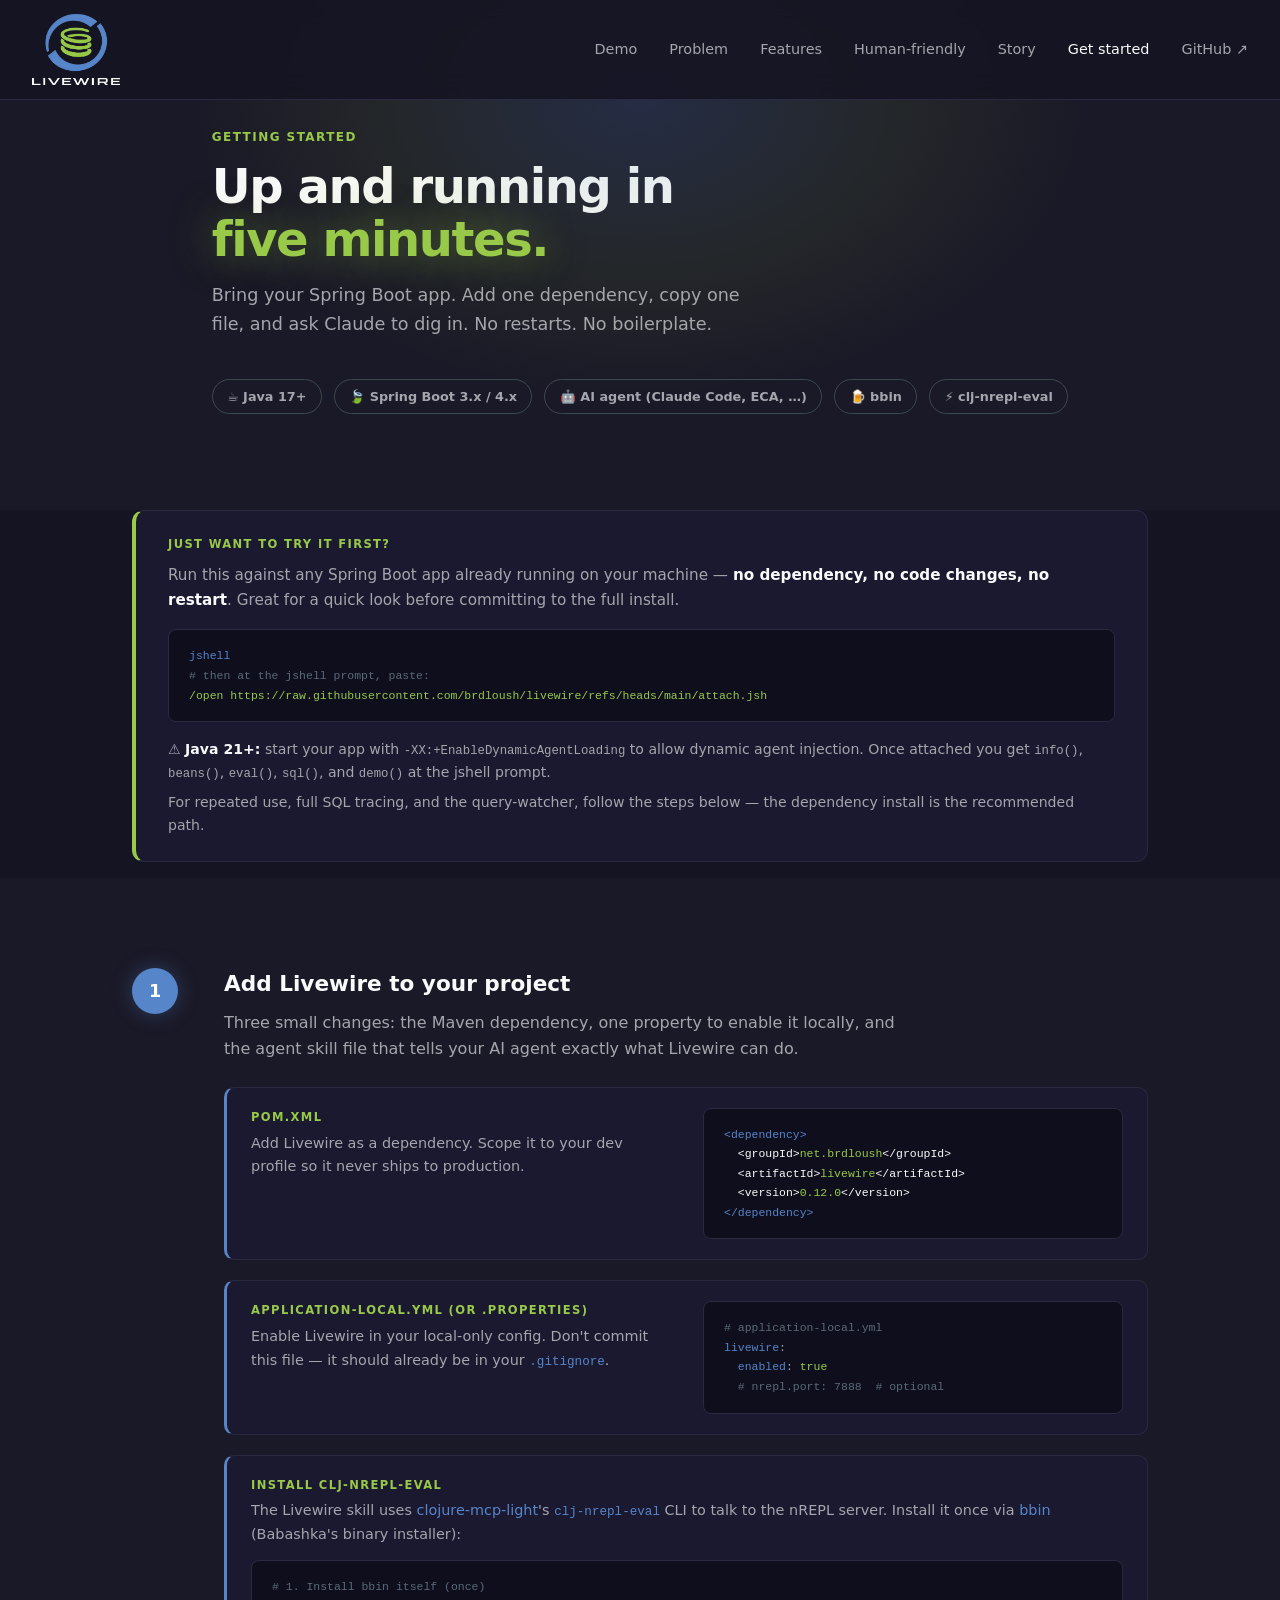
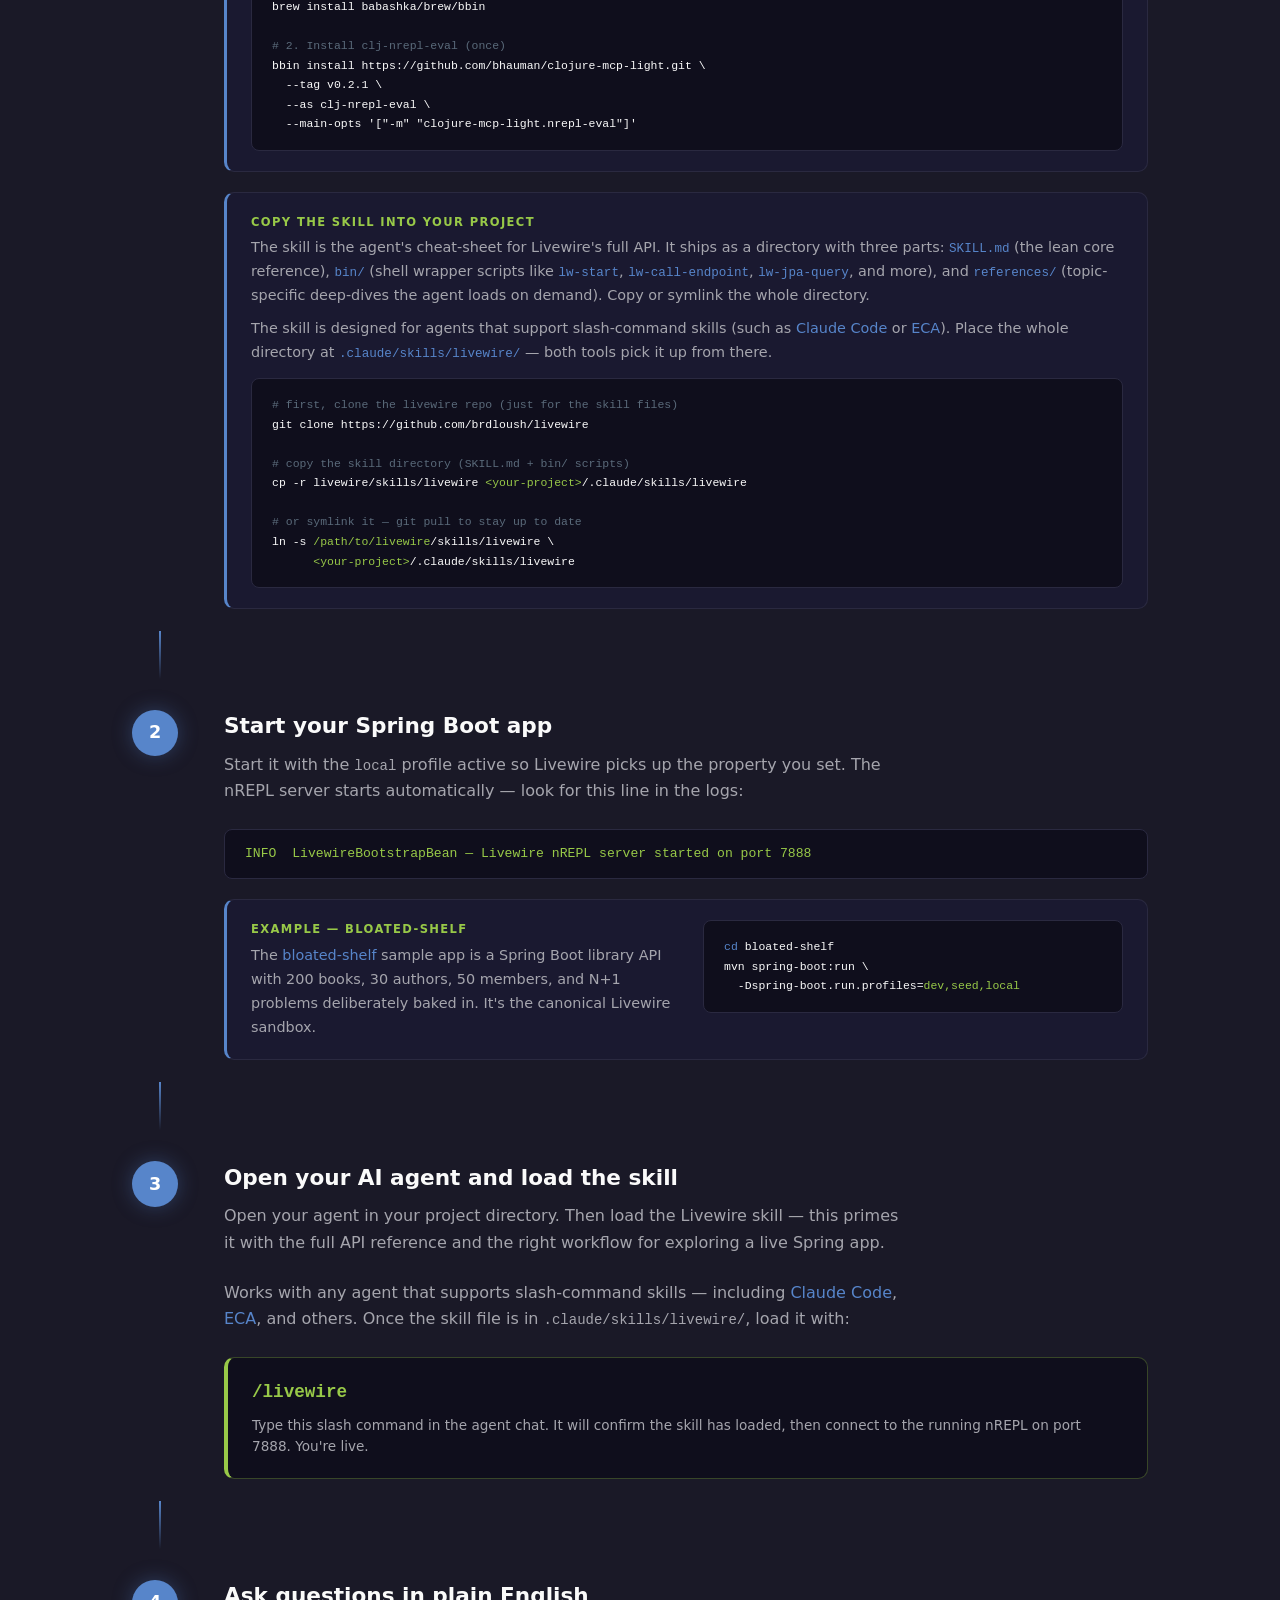
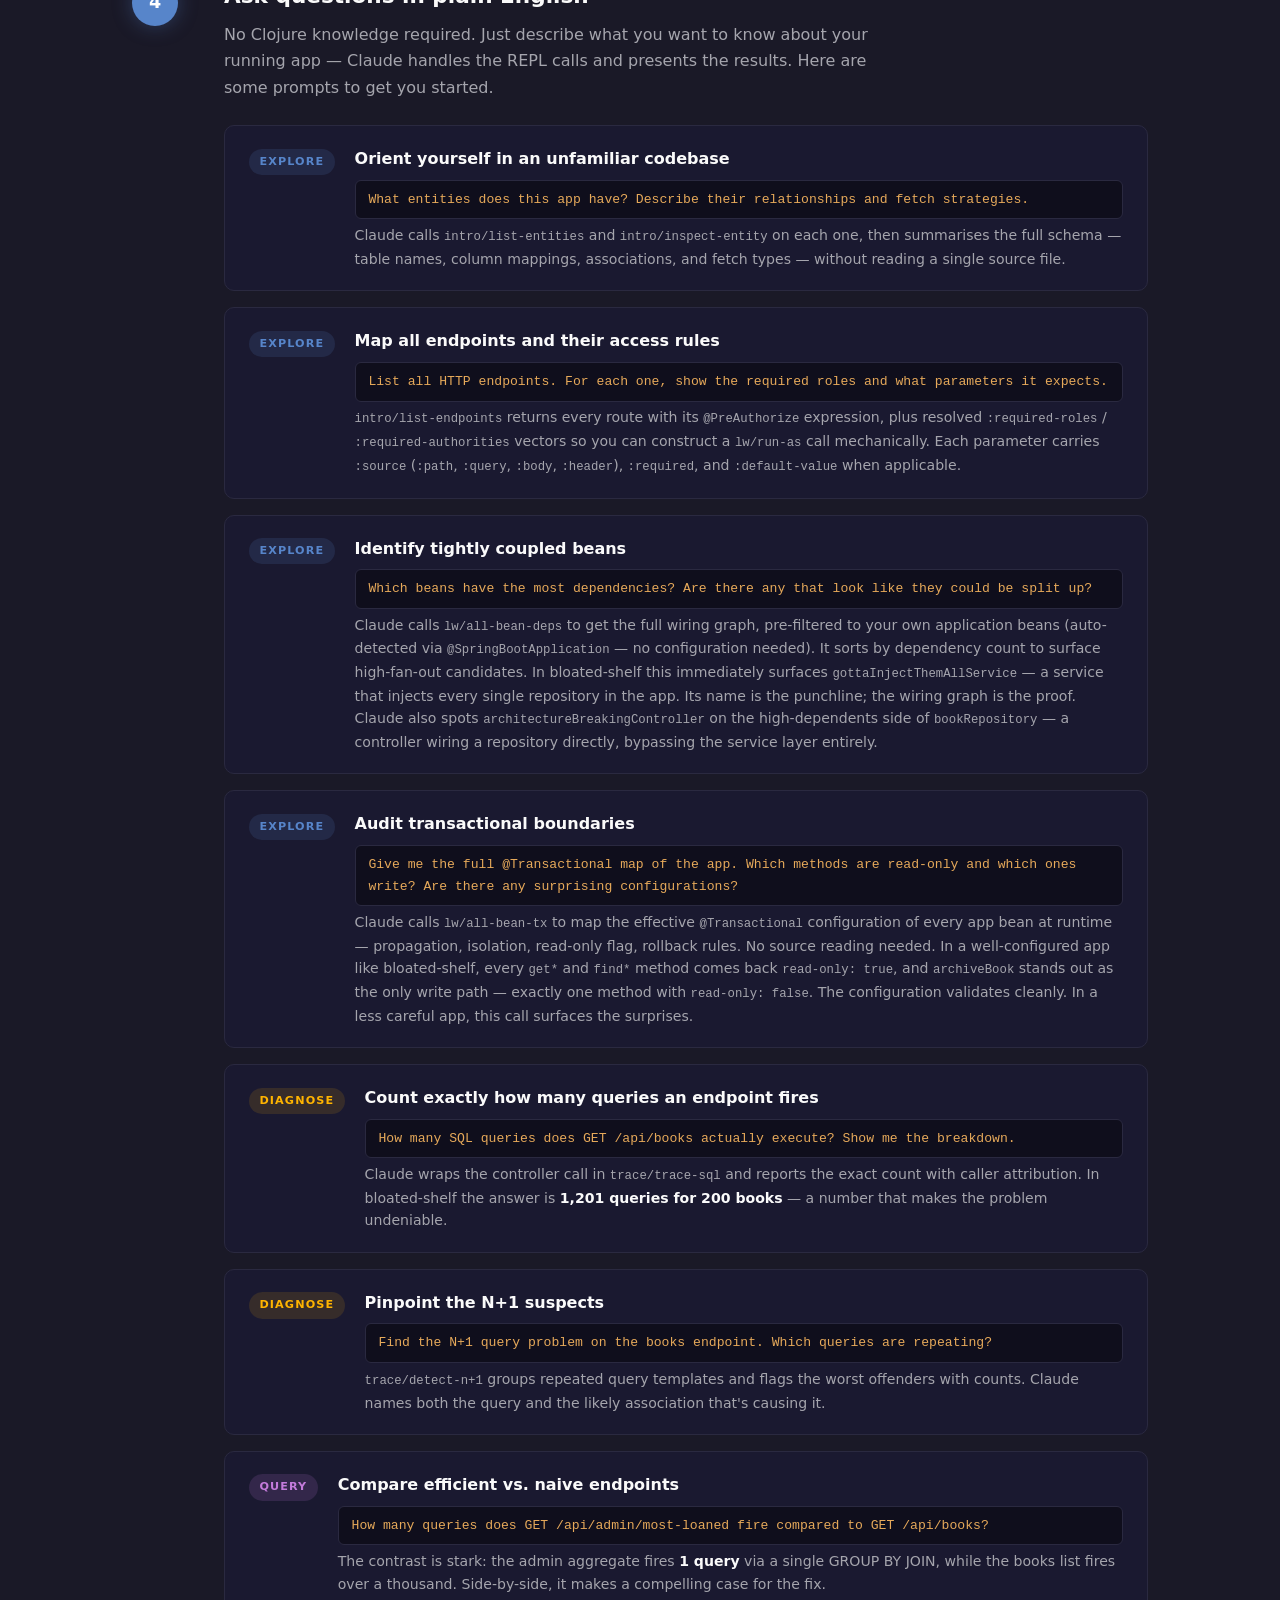
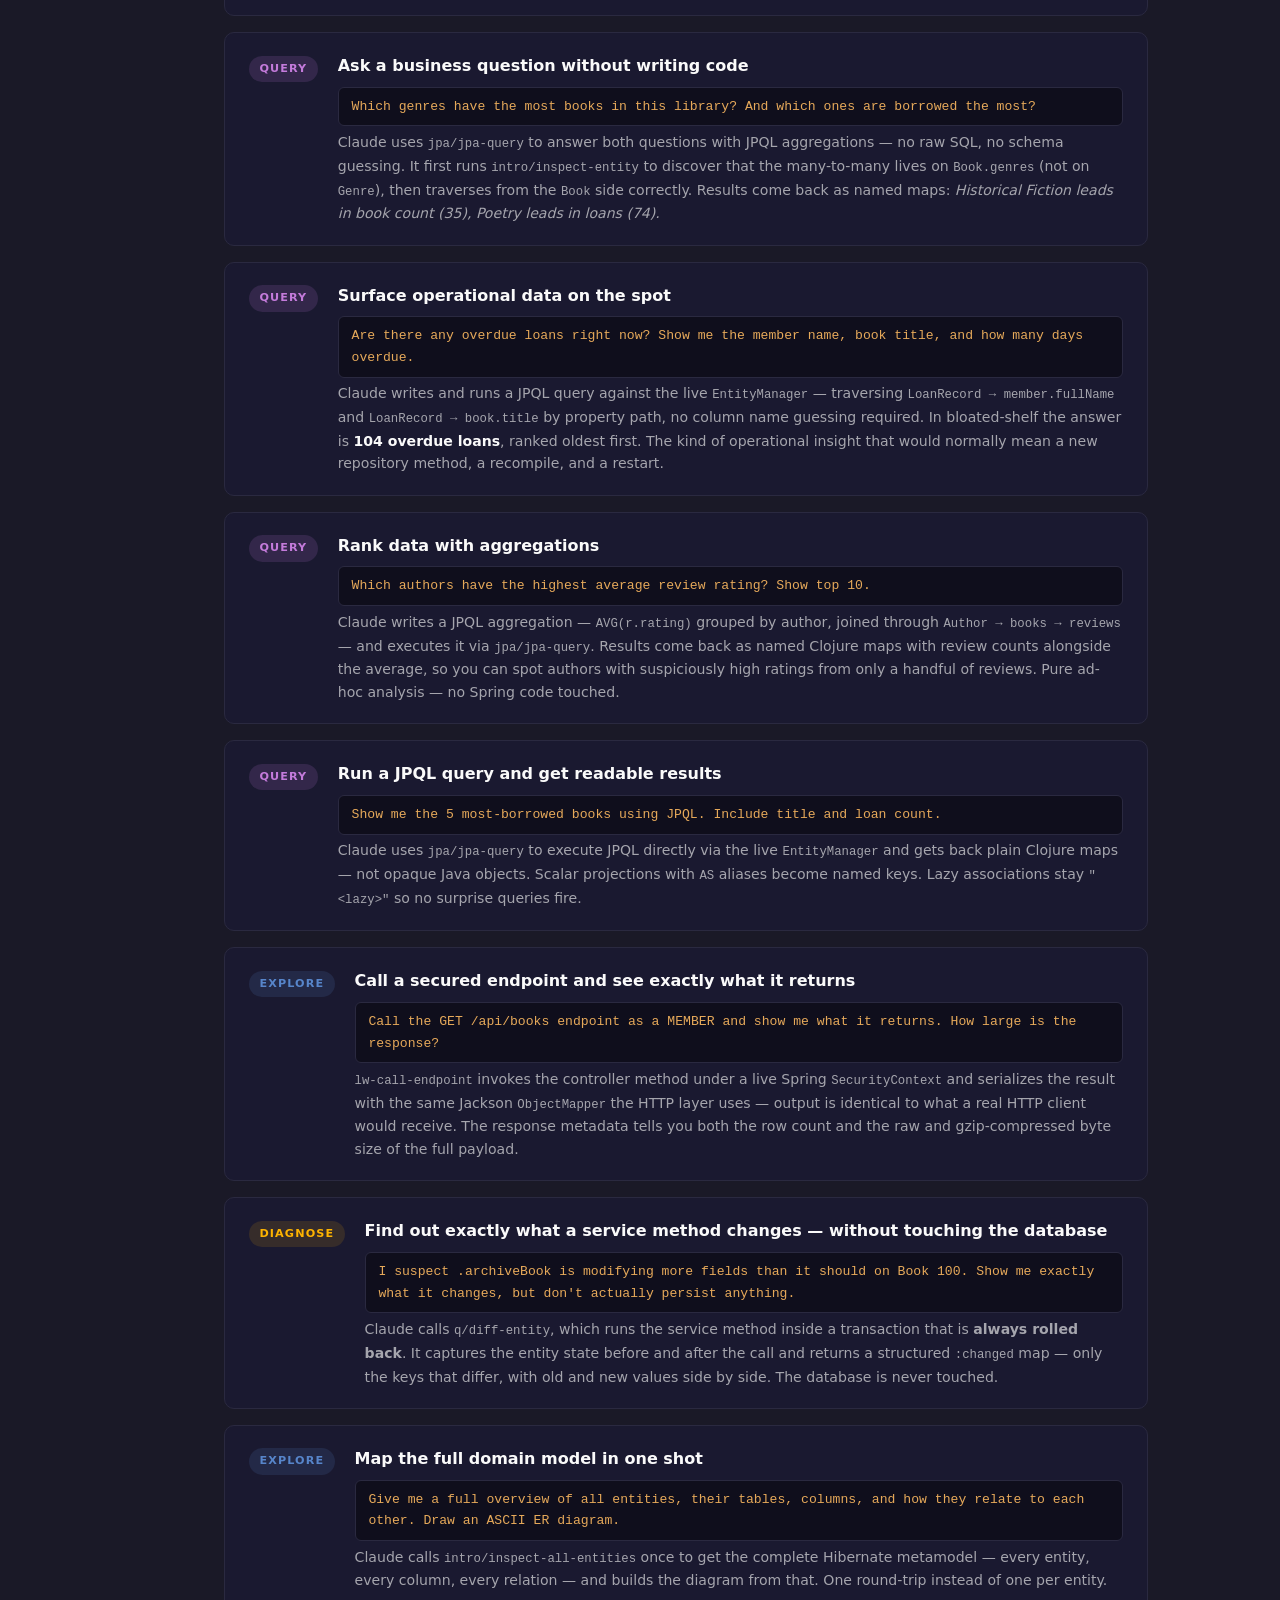
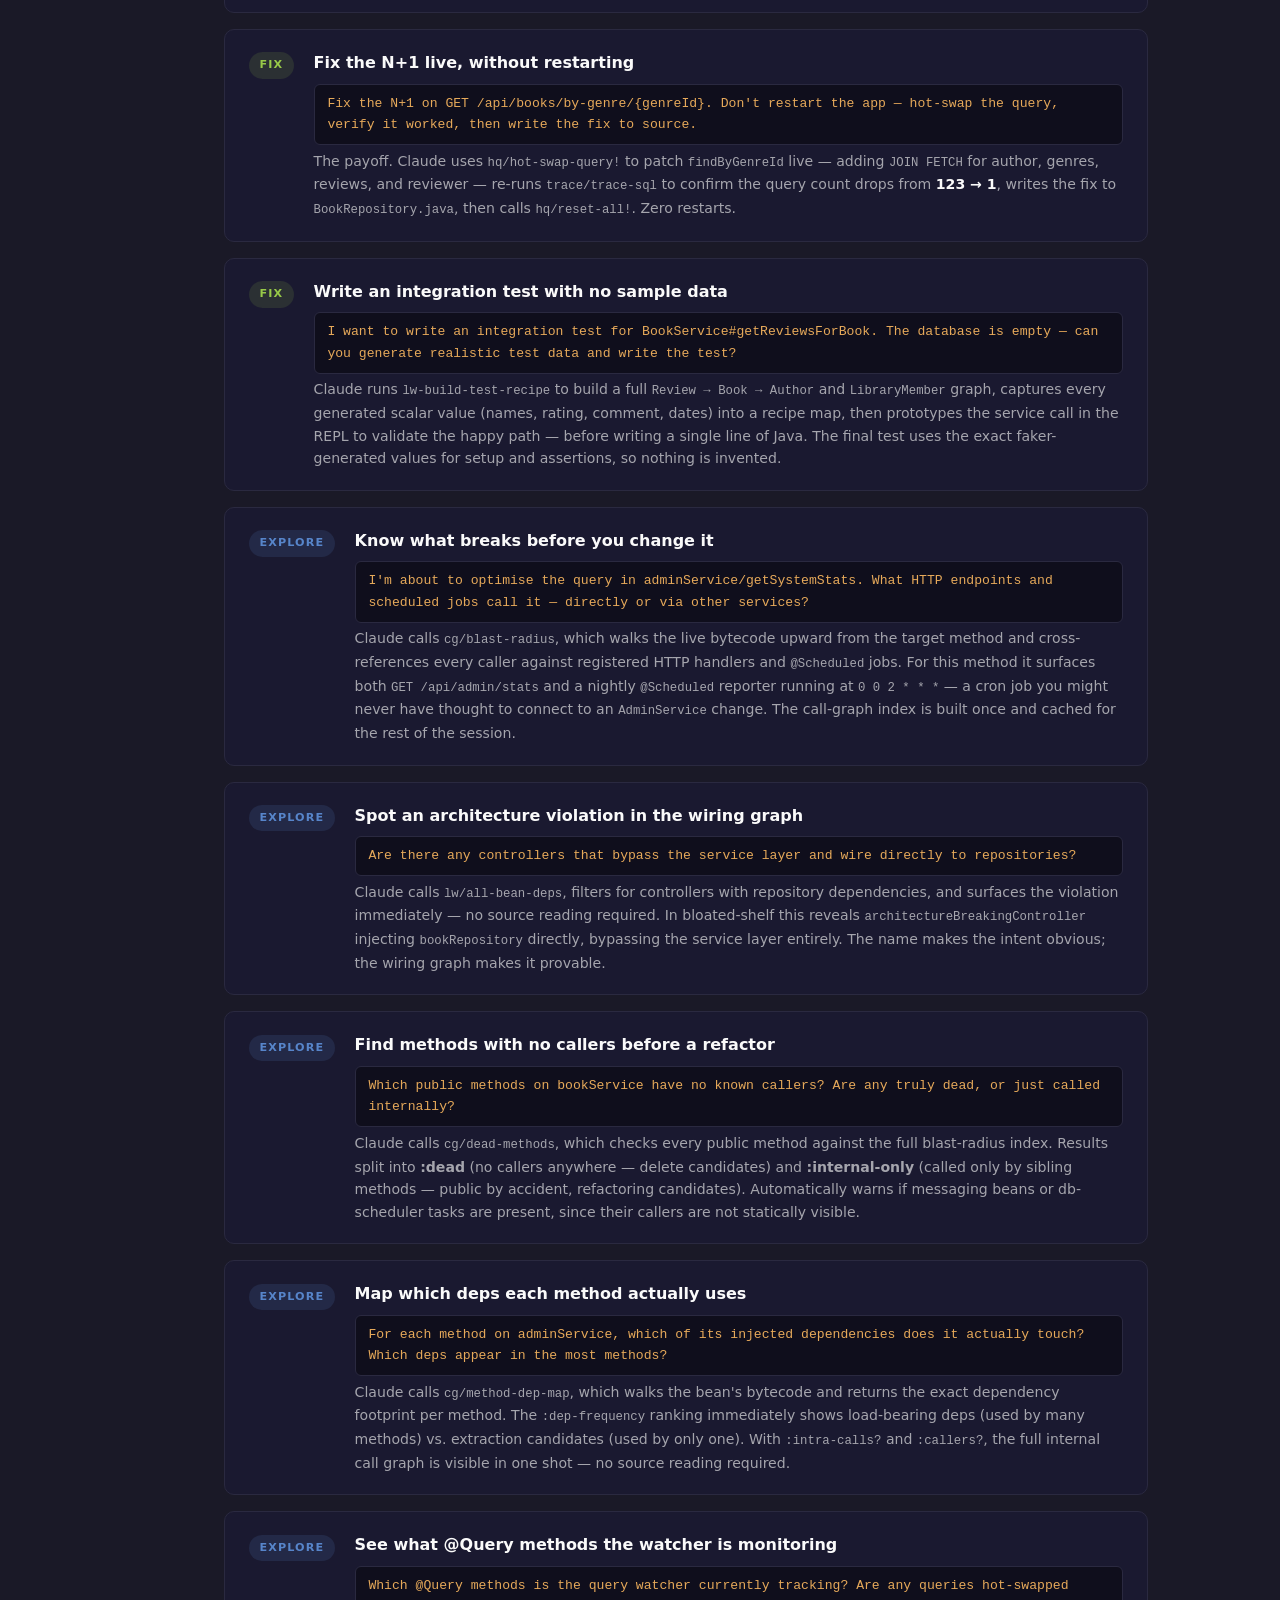
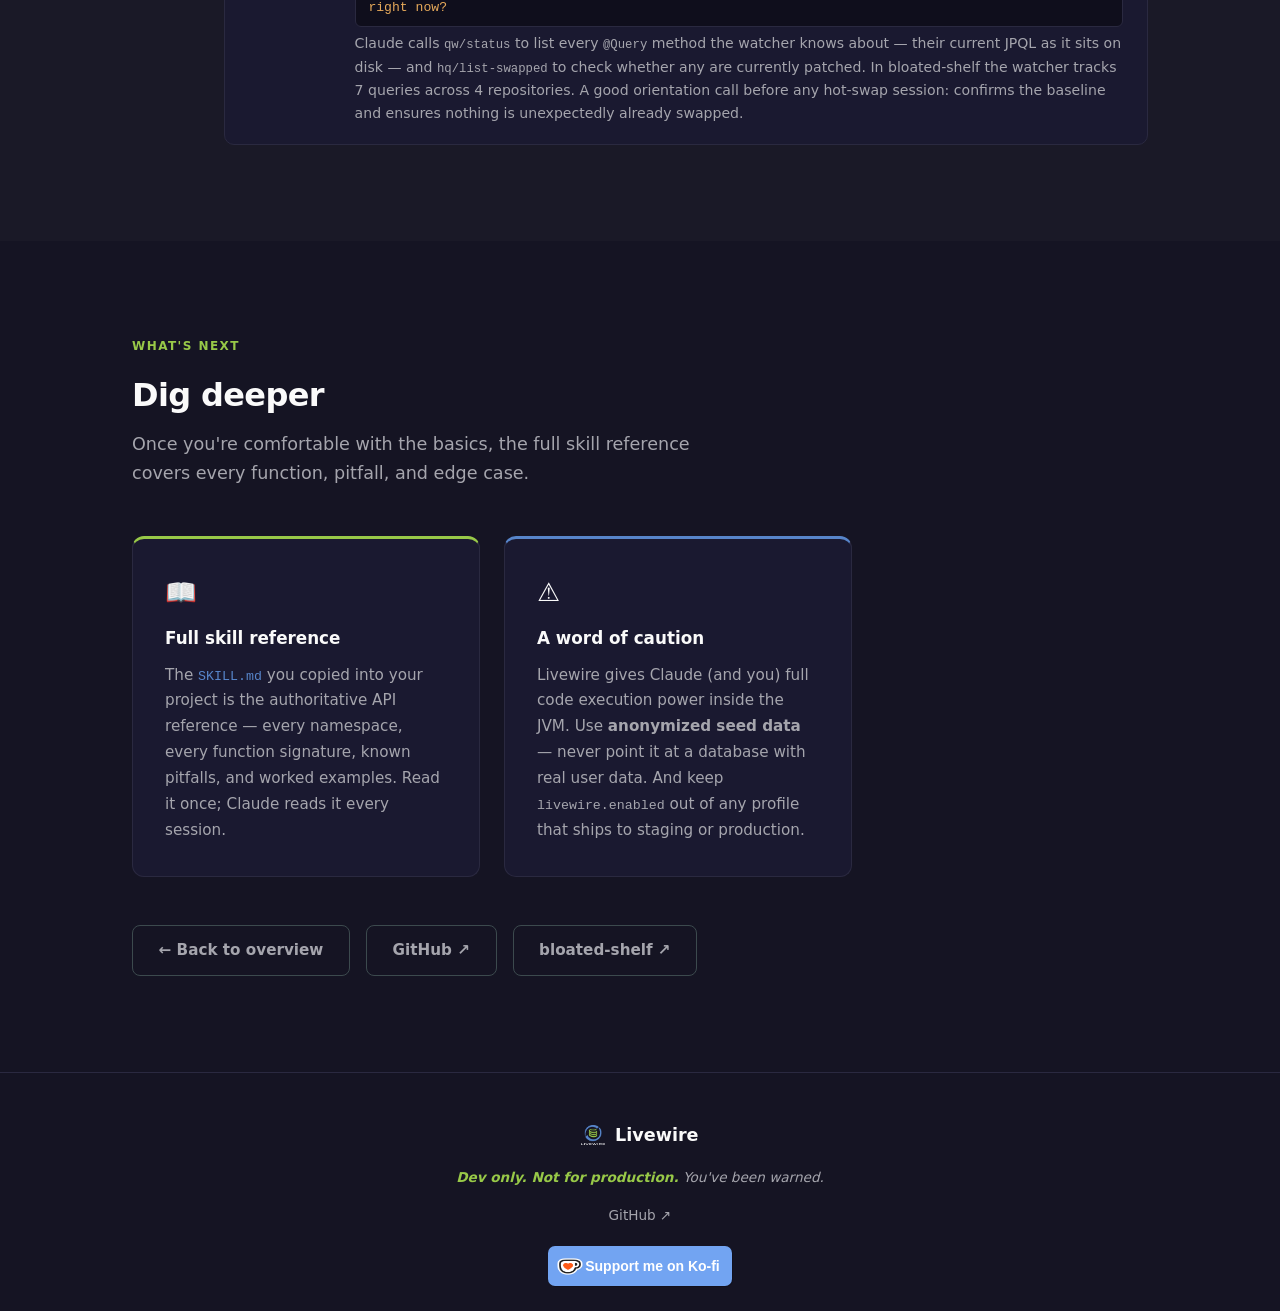
<file: getting-started.html>
<!DOCTYPE html>
<html lang="en">
<head>
  <meta charset="UTF-8" />
  <meta name="viewport" content="width=device-width, initial-scale=1.0" />
  <title>Getting Started — Livewire</title>
  <link rel="stylesheet" href="css/style.css" />
  <style>
    /* ── Getting Started page extras ─────────────────────────── */
    .gs-steps {
      display: flex;
      flex-direction: column;
      gap: 4rem;
      margin-top: 3.5rem;
    }

    .gs-step {
      display: grid;
      grid-template-columns: 56px 1fr;
      gap: 0 2.25rem;
      align-items: start;
    }

    .gs-step-num {
      display: flex;
      align-items: center;
      justify-content: center;
      width: 46px;
      height: 46px;
      border-radius: 50%;
      background: var(--blue);
      color: #fff;
      font-size: 1.1rem;
      font-weight: 800;
      flex-shrink: 0;
      margin-top: 0.1rem;
      box-shadow: 0 0 20px rgba(87,133,202,0.35);
    }

    .gs-step-body {
      min-width: 0;
    }

    .gs-step-body h3 {
      font-size: 1.35rem;
      font-weight: 700;
      margin-bottom: 0.5rem;
      color: var(--text);
    }

    .gs-step-body > p {
      color: var(--muted);
      font-size: 1rem;
      margin-bottom: 1.5rem;
      max-width: 680px;
    }

    .gs-substeps {
      display: flex;
      flex-direction: column;
      gap: 1.25rem;
    }

    .gs-substep {
      background: var(--bg-card);
      border: 1px solid var(--border);
      border-left: 3px solid var(--blue);
      border-radius: 10px;
      padding: 1.25rem 1.5rem;
      display: grid;
      grid-template-columns: 1fr 1fr;
      gap: 0.75rem 2rem;
      align-items: start;
      min-width: 0;
      transition: border-color 0.2s;
    }

    .gs-substep:hover { border-left-color: var(--green); }

    .gs-substep-label {
      font-size: 0.72rem;
      font-weight: 700;
      letter-spacing: 0.12em;
      text-transform: uppercase;
      color: var(--green);
      margin-bottom: 0.3rem;
    }

    .gs-substep p {
      color: var(--muted);
      font-size: 0.9rem;
      line-height: 1.65;
      margin: 0;
    }

    .gs-substep p code {
      color: var(--blue);
    }

    .gs-substep .code-block {
      margin: 0;
    }

    .gs-substep.full-width {
      grid-template-columns: 1fr;
    }

    /* log line */
    .gs-log {
      background: var(--bg-code);
      border: 1px solid var(--border);
      border-radius: 8px;
      padding: 0.85rem 1.25rem;
      font-family: 'JetBrains Mono', 'Fira Code', monospace;
      font-size: 0.82rem;
      color: var(--green);
      overflow-x: auto;
      white-space: nowrap;
    }

    /* Try-it prompts */
    .try-grid {
      display: flex;
      flex-direction: column;
      gap: 1rem;
      margin-top: 1.5rem;
    }

    .try-card {
      background: var(--bg-card);
      border: 1px solid var(--border);
      border-radius: 10px;
      padding: 1.25rem 1.5rem;
      display: grid;
      grid-template-columns: auto 1fr;
      gap: 0.85rem 1.25rem;
      align-items: start;
      transition: border-color 0.2s, box-shadow 0.2s;
      min-width: 0;
    }

    .try-card:hover {
      border-color: var(--blue);
      box-shadow: 0 4px 24px rgba(87,133,202,0.1);
    }

    .try-tag {
      font-size: 0.7rem;
      font-weight: 700;
      letter-spacing: 0.1em;
      text-transform: uppercase;
      white-space: nowrap;
      padding: 0.25rem 0.65rem;
      border-radius: 999px;
      margin-top: 0.15rem;
    }

    .tag-explore { background: rgba(87,133,202,0.15); color: var(--blue); }
    .tag-diagnose { background: rgba(255,180,0,0.12); color: #ffb400; }
    .tag-query { background: rgba(196,123,219,0.15); color: #c47bdb; }
    .tag-fix { background: rgba(152,201,72,0.13); color: var(--green); }

    .try-card-text h4 {
      font-size: 1rem;
      font-weight: 600;
      color: var(--text);
      margin-bottom: 0.3rem;
    }

    .try-prompt {
      font-family: 'JetBrains Mono', 'Fira Code', monospace;
      font-size: 0.82rem;
      color: #e6a95a;
      background: var(--bg-code);
      border: 1px solid var(--border);
      border-radius: 6px;
      padding: 0.5rem 0.8rem;
      margin: 0.45rem 0 0.3rem;
      display: block;
      white-space: pre-wrap;
    }

    .try-card-text p {
      color: var(--muted);
      font-size: 0.88rem;
      margin: 0;
      line-height: 1.6;
    }

    /* skill box */
    .skill-box {
      background: var(--bg-code);
      border: 1px solid rgba(152,201,72,0.3);
      border-left: 4px solid var(--green);
      border-radius: 10px;
      padding: 1.25rem 1.5rem;
      font-family: 'JetBrains Mono', 'Fira Code', monospace;
      font-size: 0.88rem;
      color: var(--text);
      margin-top: 1.25rem;
    }

    .skill-box .skill-cmd {
      color: var(--green);
      font-size: 1.1rem;
      font-weight: 700;
      display: block;
      margin-bottom: 0.5rem;
    }

    .skill-box p {
      color: var(--muted);
      font-size: 0.85rem;
      font-family: 'Segoe UI', system-ui, sans-serif;
      margin: 0;
      line-height: 1.6;
    }

    /* prereq badge */
    .prereq-row {
      display: flex;
      gap: 0.75rem;
      flex-wrap: wrap;
      margin-bottom: 2rem;
    }

    .prereq-badge {
      display: inline-flex;
      align-items: center;
      gap: 0.4rem;
      font-size: 0.8rem;
      font-weight: 600;
      padding: 0.35rem 0.9rem;
      border-radius: 999px;
      border: 1px solid var(--border-mid);
      color: var(--muted);
    }

    /* step connector line */
    .gs-step-connector {
      grid-column: 1;
      justify-self: center;
      width: 2px;
      height: 3rem;
      background: linear-gradient(to bottom, var(--blue), transparent);
      margin: 0.35rem 0;
    }

    /* responsive */
    @media (max-width: 680px) {
      .gs-substep {
        grid-template-columns: 1fr;
      }
      .gs-step {
        grid-template-columns: 40px 1fr;
        gap: 0 1.25rem;
      }
      .gs-step-num {
        width: 36px;
        height: 36px;
        font-size: 0.95rem;
      }
      .try-card {
        grid-template-columns: 1fr;
      }
      .try-tag { justify-self: start; }
    }
  </style>
</head>
<body>

<!-- ── Nav ──────────────────────────────────────────────────────────── -->
<nav>
  <a class="nav-brand" href="index.html">
    <img src="images/logo-transparent.png" alt="Livewire logo" />
  </a>
  <button class="nav-hamburger" id="nav-hamburger" aria-label="Toggle menu">
    <span></span><span></span><span></span>
  </button>
  <ul class="nav-links" id="nav-links">
    <li><a href="index.html#hero">Demo</a></li>
    <li><a href="index.html#problem">Problem</a></li>
    <li><a href="index.html#features">Features</a></li>
    <li><a href="index.html#human">Human-friendly</a></li>
    <li><a href="index.html#story">Story</a></li>
    <li><a href="getting-started.html" style="color: var(--text)">Get started</a></li>
    <li><a href="https://github.com/brdloush/livewire" target="_blank" rel="noopener">GitHub ↗</a></li>
  </ul>
</nav>

<!-- ── Hero ─────────────────────────────────────────────────────────── -->
<section id="hero" style="min-height: 0; padding: 8rem 0 4rem;">
  <div class="container">
    <div class="section-label">Getting started</div>
    <h1 class="hero-title" style="font-size: clamp(2rem, 4vw, 3rem); margin-bottom: 1rem;">
      Up and running in<br><span class="live">five minutes.</span>
    </h1>
    <p class="hero-tagline" style="font-size: 1.1rem;">
      Bring your Spring Boot app. Add one dependency, copy one file, and ask Claude
      to dig in. No restarts. No boilerplate.
    </p>

    <div class="prereq-row">
      <span class="prereq-badge">☕ Java 17+</span>
      <span class="prereq-badge">🍃 Spring Boot 3.x / 4.x</span>
      <span class="prereq-badge">🤖 AI agent (Claude Code, ECA, …)</span>
      <span class="prereq-badge">🍺 bbin</span>
      <span class="prereq-badge">⚡ clj-nrepl-eval</span>
    </div>
  </div>
</section>

<!-- ── Zero-install try-it ────────────────────────────────────────────── -->
<section id="try-it" style="padding-top: 0; padding-bottom: 0;">
  <div class="container">
    <div style="background: var(--bg-card); border: 1px solid var(--border); border-left: 4px solid var(--green); border-radius: 12px; padding: 1.5rem 2rem; margin-bottom: 1rem;">
      <div class="gs-substep-label" style="margin-bottom: 0.6rem;">Just want to try it first?</div>
      <p style="color: var(--muted); font-size: 0.95rem; margin-bottom: 1rem;">
        Run this against any Spring Boot app already running on your machine —
        <strong style="color: var(--text)">no dependency, no code changes, no restart</strong>.
        Great for a quick look before committing to the full install.
      </p>
      <div class="code-block" style="margin-bottom: 1rem;"><pre><span class="kw">jshell</span>
<span class="c"># then at the jshell prompt, paste:</span>
<span class="n">/open https://raw.githubusercontent.com/brdloush/livewire/refs/heads/main/attach.jsh</span></pre></div>
      <p style="color: var(--muted); font-size: 0.88rem; margin: 0;">
        ⚠️ <strong style="color: var(--text)">Java 21+:</strong> start your app with
        <code>-XX:+EnableDynamicAgentLoading</code> to allow dynamic agent injection.
        Once attached you get <code>info()</code>, <code>beans()</code>, <code>eval()</code>,
        <code>sql()</code>, and <code>demo()</code> at the jshell prompt.<br>
        <span style="margin-top: 0.4rem; display: block;">
          For repeated use, full SQL tracing, and the query-watcher, follow the steps below —
          the dependency install is the recommended path.
        </span>
      </p>
    </div>
  </div>
</section>

<!-- ── Steps ─────────────────────────────────────────────────────────── -->
<section id="steps" style="padding-top: 2rem;">
  <div class="container">
    <div class="gs-steps">

      <!-- ── Step 1 ── -->
      <div class="gs-step">
        <div class="gs-step-num">1</div>
        <div class="gs-step-body">
          <h3>Add Livewire to your project</h3>
          <p>
            Three small changes: the Maven dependency, one property to enable it locally,
            and the agent skill file that tells your AI agent exactly what Livewire can do.
          </p>

          <div class="gs-substeps">
            <div class="gs-substep">
              <div>
                <div class="gs-substep-label">pom.xml</div>
                <p>
                  Add Livewire as a dependency. Scope it to your dev profile so it
                  never ships to production.
                </p>
              </div>
              <div class="code-block"><pre><span class="kw">&lt;dependency&gt;</span>
  &lt;groupId&gt;<span class="n">net.brdloush</span>&lt;/groupId&gt;
  &lt;artifactId&gt;<span class="n">livewire</span>&lt;/artifactId&gt;
  &lt;version&gt;<span class="n">0.12.0</span>&lt;/version&gt;
<span class="kw">&lt;/dependency&gt;</span></pre></div>
            </div>

            <div class="gs-substep">
              <div>
                <div class="gs-substep-label">application-local.yml (or .properties)</div>
                <p>
                  Enable Livewire in your local-only config. Don't commit this file —
                  it should already be in your <code>.gitignore</code>.
                </p>
              </div>
              <div class="code-block"><pre><span class="c"># application-local.yml</span>
<span class="kw">livewire</span><span class="p">:</span>
  <span class="kw">enabled</span><span class="p">:</span> <span class="n">true</span>
  <span class="c"># nrepl.port: 7888  # optional</span></pre></div>
            </div>

            <div class="gs-substep full-width">
              <div>
                <div class="gs-substep-label">Install clj-nrepl-eval</div>
                <p>
                  The Livewire skill uses
                  <a href="https://github.com/bhauman/clojure-mcp-light" target="_blank" rel="noopener">clojure-mcp-light</a>'s
                  <code>clj-nrepl-eval</code> CLI to talk to the nREPL server.
                  Install it once via <a href="https://github.com/babashka/bbin" target="_blank" rel="noopener">bbin</a>
                  (Babashka's binary installer):
                </p>
                <div class="code-block" style="margin-top: 0.85rem;"><pre><span class="c"># 1. Install bbin itself (once)</span>
brew install babashka/brew/bbin

<span class="c"># 2. Install clj-nrepl-eval (once)</span>
bbin install https://github.com/bhauman/clojure-mcp-light.git \
  --tag v0.2.1 \
  --as clj-nrepl-eval \
  --main-opts '["-m" "clojure-mcp-light.nrepl-eval"]'</pre></div>
              </div>
            </div>

            <div class="gs-substep full-width">
              <div>
                <div class="gs-substep-label">Copy the skill into your project</div>
                <p>
                  The skill is the agent's cheat-sheet for Livewire's full API. It ships as
                  a directory with three parts: <code>SKILL.md</code> (the lean core reference),
                  <code>bin/</code> (shell wrapper scripts like <code>lw-start</code>,
                  <code>lw-call-endpoint</code>, <code>lw-jpa-query</code>, and more), and
                  <code>references/</code> (topic-specific deep-dives the agent loads on demand).
                  Copy or symlink the whole directory.
                </p>
                <p style="margin-top: 0.6rem; overflow-wrap: break-word;">
                  The skill is designed for agents that support slash-command skills
                  (such as <a href="https://www.anthropic.com/claude-code" target="_blank" rel="noopener">Claude Code</a>
                  or <a href="https://eca.dev" target="_blank" rel="noopener">ECA</a>).
                  Place the whole directory at
                  <code style="word-break: break-all;">.claude/skills/livewire/</code> — both tools pick it up from there.
                </p>
                <div class="code-block" style="margin-top: 0.85rem;"><pre style="white-space: pre-wrap; word-break: break-all;"><span class="c"># first, clone the livewire repo (just for the skill files)</span>
git clone https://github.com/brdloush/livewire

<span class="c"># copy the skill directory (SKILL.md + bin/ scripts)</span>
cp -r livewire/skills/livewire <span class="n">&lt;your-project&gt;</span>/.claude/skills/livewire

<span class="c"># or symlink it — git pull to stay up to date</span>
ln -s <span class="n">/path/to/livewire</span>/skills/livewire \
      <span class="n">&lt;your-project&gt;</span>/.claude/skills/livewire</pre></div>
              </div>
            </div>
          </div>
        </div>
      </div>

      <!-- connector -->
      <div class="gs-step" style="gap: 0; margin-top: -3rem; margin-bottom: -2.5rem;">
        <div class="gs-step-connector"></div>
        <div></div>
      </div>

      <!-- ── Step 2 ── -->
      <div class="gs-step">
        <div class="gs-step-num">2</div>
        <div class="gs-step-body">
          <h3>Start your Spring Boot app</h3>
          <p>
            Start it with the <code>local</code> profile active so Livewire picks up the
            property you set. The nREPL server starts automatically — look for this line in the logs:
          </p>
          <div class="gs-log">INFO&nbsp; LivewireBootstrapBean &mdash; Livewire nREPL server started on port 7888</div>

          <div class="gs-substeps" style="margin-top: 1.25rem;">
            <div class="gs-substep">
              <div>
                <div class="gs-substep-label">Example — bloated-shelf</div>
                <p>
                  The <a href="https://github.com/brdloush/bloated-shelf" target="_blank" rel="noopener">bloated-shelf</a>
                  sample app is a Spring Boot library API with 200 books, 30 authors, 50 members,
                  and N+1 problems deliberately baked in. It's the canonical Livewire sandbox.
                </p>
              </div>
              <div class="code-block"><pre><span class="kw">cd</span> bloated-shelf
mvn spring-boot:run \
  -Dspring-boot.run.profiles=<span class="n">dev,seed,local</span></pre></div>
            </div>
          </div>
        </div>
      </div>

      <!-- connector -->
      <div class="gs-step" style="gap: 0; margin-top: -3rem; margin-bottom: -2.5rem;">
        <div class="gs-step-connector"></div>
        <div></div>
      </div>

      <!-- ── Step 3 ── -->
      <div class="gs-step">
        <div class="gs-step-num">3</div>
        <div class="gs-step-body">
          <h3>Open your AI agent and load the skill</h3>
          <p>
            Open your agent in your project directory. Then load the Livewire skill —
            this primes it with the full API reference and the right workflow for
            exploring a live Spring app.
          </p>
          <p>
            Works with any agent that supports slash-command skills — including
            <a href="https://www.anthropic.com/claude-code" target="_blank" rel="noopener">Claude Code</a>,
            <a href="https://eca.dev" target="_blank" rel="noopener">ECA</a>,
            and others. Once the skill file is in <code>.claude/skills/livewire/</code>,
            load it with:
          </p>

          <div class="skill-box">
            <span class="skill-cmd">/livewire</span>
            <p>
              Type this slash command in the agent chat. It will confirm the skill
              has loaded, then connect to the running nREPL on port 7888.
              You're live.
            </p>
          </div>
        </div>
      </div>

      <!-- connector -->
      <div class="gs-step" style="gap: 0; margin-top: -3rem; margin-bottom: -2.5rem;">
        <div class="gs-step-connector"></div>
        <div></div>
      </div>

      <!-- ── Step 4 ── -->
      <div class="gs-step">
        <div class="gs-step-num">4</div>
        <div class="gs-step-body">
          <h3>Ask questions in plain English</h3>
          <p>
            No Clojure knowledge required. Just describe what you want to know about
            your running app — Claude handles the REPL calls and presents the results.
            Here are some prompts to get you started.
          </p>

          <div class="try-grid">

            <div class="try-card">
              <span class="try-tag tag-explore">Explore</span>
              <div class="try-card-text">
                <h4>Orient yourself in an unfamiliar codebase</h4>
                <code class="try-prompt">What entities does this app have? Describe their relationships and fetch strategies.</code>
                <p>
                  Claude calls <code>intro/list-entities</code> and <code>intro/inspect-entity</code>
                  on each one, then summarises the full schema — table names, column mappings,
                  associations, and fetch types — without reading a single source file.
                </p>
              </div>
            </div>

            <div class="try-card">
              <span class="try-tag tag-explore">Explore</span>
              <div class="try-card-text">
                <h4>Map all endpoints and their access rules</h4>
                <code class="try-prompt">List all HTTP endpoints. For each one, show the required roles and what parameters it expects.</code>
                <p>
                  <code>intro/list-endpoints</code> returns every route with its <code>@PreAuthorize</code>
                  expression, plus resolved <code>:required-roles</code> / <code>:required-authorities</code>
                  vectors so you can construct a <code>lw/run-as</code> call mechanically.
                  Each parameter carries <code>:source</code> (<code>:path</code>, <code>:query</code>, <code>:body</code>, <code>:header</code>),
                  <code>:required</code>, and <code>:default-value</code> when applicable.
                </p>
              </div>
            </div>

            <div class="try-card">
              <span class="try-tag tag-explore">Explore</span>
              <div class="try-card-text">
                <h4>Identify tightly coupled beans</h4>
                <code class="try-prompt">Which beans have the most dependencies? Are there any that look like they could be split up?</code>
                <p>
                  Claude calls <code>lw/all-bean-deps</code> to get the full wiring graph,
                  pre-filtered to your own application beans (auto-detected via
                  <code>@SpringBootApplication</code> — no configuration needed). It sorts by
                  dependency count to surface high-fan-out candidates. In bloated-shelf this
                  immediately surfaces <code>gottaInjectThemAllService</code> — a service that
                  injects every single repository in the app. Its name is the punchline; the
                  wiring graph is the proof. Claude also spots <code>architectureBreakingController</code>
                  on the high-dependents side of <code>bookRepository</code> — a controller
                  wiring a repository directly, bypassing the service layer entirely.
                </p>
              </div>
            </div>

            <div class="try-card">
              <span class="try-tag tag-explore">Explore</span>
              <div class="try-card-text">
                <h4>Audit transactional boundaries</h4>
                <code class="try-prompt">Give me the full @Transactional map of the app. Which methods are read-only and which ones write? Are there any surprising configurations?</code>
                <p>
                  Claude calls <code>lw/all-bean-tx</code> to map the effective
                  <code>@Transactional</code> configuration of every app bean at runtime —
                  propagation, isolation, read-only flag, rollback rules. No source reading
                  needed. In a well-configured app like bloated-shelf, every <code>get*</code>
                  and <code>find*</code> method comes back <code>read-only: true</code>, and
                  <code>archiveBook</code> stands out as the only write path —
                  exactly one method with <code>read-only: false</code>. The configuration
                  validates cleanly. In a less careful app, this call surfaces the surprises.
                </p>
              </div>
            </div>

            <div class="try-card">
              <span class="try-tag tag-diagnose">Diagnose</span>
              <div class="try-card-text">
                <h4>Count exactly how many queries an endpoint fires</h4>
                <code class="try-prompt">How many SQL queries does GET /api/books actually execute? Show me the breakdown.</code>
                <p>
                  Claude wraps the controller call in <code>trace/trace-sql</code> and reports
                  the exact count with caller attribution. In bloated-shelf the answer is
                  <strong style="color: var(--text)">1,201 queries for 200 books</strong> — a number
                  that makes the problem undeniable.
                </p>
              </div>
            </div>

            <div class="try-card">
              <span class="try-tag tag-diagnose">Diagnose</span>
              <div class="try-card-text">
                <h4>Pinpoint the N+1 suspects</h4>
                <code class="try-prompt">Find the N+1 query problem on the books endpoint. Which queries are repeating?</code>
                <p>
                  <code>trace/detect-n+1</code> groups repeated query templates and flags the
                  worst offenders with counts. Claude names both the query and the likely
                  association that's causing it.
                </p>
              </div>
            </div>

            <div class="try-card">
              <span class="try-tag tag-query">Query</span>
              <div class="try-card-text">
                <h4>Compare efficient vs. naive endpoints</h4>
                <code class="try-prompt">How many queries does GET /api/admin/most-loaned fire compared to GET /api/books?</code>
                <p>
                  The contrast is stark: the admin aggregate fires <strong style="color: var(--text)">1 query</strong>
                  via a single GROUP BY JOIN, while the books list fires over a thousand.
                  Side-by-side, it makes a compelling case for the fix.
                </p>
              </div>
            </div>

            <div class="try-card">
              <span class="try-tag tag-query">Query</span>
              <div class="try-card-text">
                <h4>Ask a business question without writing code</h4>
                <code class="try-prompt">Which genres have the most books in this library? And which ones are borrowed the most?</code>
                <p>
                  Claude uses <code>jpa/jpa-query</code> to answer both questions with JPQL
                  aggregations — no raw SQL, no schema guessing. It first runs
                  <code>intro/inspect-entity</code> to discover that the many-to-many lives
                  on <code>Book.genres</code> (not on <code>Genre</code>), then traverses
                  from the <code>Book</code> side correctly. Results come back as named maps:
                  <em>Historical Fiction leads in book count (35), Poetry leads in loans (74).</em>
                </p>
              </div>
            </div>

            <div class="try-card">
              <span class="try-tag tag-query">Query</span>
              <div class="try-card-text">
                <h4>Surface operational data on the spot</h4>
                <code class="try-prompt">Are there any overdue loans right now? Show me the member name, book title, and how many days overdue.</code>
                <p>
                  Claude writes and runs a JPQL query against the live <code>EntityManager</code>
                  — traversing <code>LoanRecord → member.fullName</code> and
                  <code>LoanRecord → book.title</code> by property path, no column name guessing
                  required. In bloated-shelf the answer is
                  <strong style="color: var(--text)">104 overdue loans</strong>, ranked oldest
                  first. The kind of operational insight that would normally mean a new
                  repository method, a recompile, and a restart.
                </p>
              </div>
            </div>

            <div class="try-card">
              <span class="try-tag tag-query">Query</span>
              <div class="try-card-text">
                <h4>Rank data with aggregations</h4>
                <code class="try-prompt">Which authors have the highest average review rating? Show top 10.</code>
                <p>
                  Claude writes a JPQL aggregation —
                  <code>AVG(r.rating)</code> grouped by author, joined through
                  <code>Author → books → reviews</code> — and executes it via
                  <code>jpa/jpa-query</code>. Results come back as named Clojure maps with
                  review counts alongside the average, so you can spot authors with suspiciously
                  high ratings from only a handful of reviews.
                  Pure ad-hoc analysis — no Spring code touched.
                </p>
              </div>
            </div>

            <div class="try-card">
              <span class="try-tag tag-query">Query</span>
              <div class="try-card-text">
                <h4>Run a JPQL query and get readable results</h4>
                <code class="try-prompt">Show me the 5 most-borrowed books using JPQL. Include title and loan count.</code>
                <p>
                  Claude uses <code>jpa/jpa-query</code> to execute JPQL directly via the live
                  <code>EntityManager</code> and gets back plain Clojure maps — not opaque Java
                  objects. Scalar projections with <code>AS</code> aliases become named keys.
                  Lazy associations stay <code>"&lt;lazy&gt;"</code> so no surprise queries fire.
                </p>
              </div>
            </div>

            <div class="try-card">
              <span class="try-tag tag-explore">Explore</span>
              <div class="try-card-text">
                <h4>Call a secured endpoint and see exactly what it returns</h4>
                <code class="try-prompt">Call the GET /api/books endpoint as a MEMBER and show me what it returns. How large is the response?</code>
                <p>
                  <code>lw-call-endpoint</code> invokes the controller method under a live Spring
                  <code>SecurityContext</code> and serializes the result with the same Jackson
                  <code>ObjectMapper</code> the HTTP layer uses — output is identical to what a real
                  HTTP client would receive. The response metadata tells you both the row count and
                  the raw and gzip-compressed byte size of the full payload.
                </p>
              </div>
            </div>

            <div class="try-card">
              <span class="try-tag tag-diagnose">Diagnose</span>
              <div class="try-card-text">
                <h4>Find out exactly what a service method changes — without touching the database</h4>
                <code class="try-prompt">I suspect .archiveBook is modifying more fields than it should on Book 100. Show me exactly what it changes, but don't actually persist anything.</code>
                <p>
                  Claude calls <code>q/diff-entity</code>, which runs the service method inside a
                  transaction that is <strong>always rolled back</strong>. It captures the entity
                  state before and after the call and returns a structured
                  <code>:changed</code> map — only the keys that differ, with old and new values
                  side by side. The database is never touched.
                </p>
              </div>
            </div>

            <div class="try-card">
              <span class="try-tag tag-explore">Explore</span>
              <div class="try-card-text">
                <h4>Map the full domain model in one shot</h4>
                <code class="try-prompt">Give me a full overview of all entities, their tables, columns, and how they relate to each other. Draw an ASCII ER diagram.</code>
                <p>
                  Claude calls <code>intro/inspect-all-entities</code> once to get the
                  complete Hibernate metamodel — every entity, every column, every relation
                  — and builds the diagram from that. One round-trip instead of one per entity.
                </p>
              </div>
            </div>

            <div class="try-card">
              <span class="try-tag tag-fix">Fix</span>
              <div class="try-card-text">
                <h4>Fix the N+1 live, without restarting</h4>
                <code class="try-prompt">Fix the N+1 on GET /api/books/by-genre/{genreId}. Don't restart the app — hot-swap the query, verify it worked, then write the fix to source.</code>
                <p>
                  The payoff. Claude uses <code>hq/hot-swap-query!</code> to patch
                  <code>findByGenreId</code> live — adding <code>JOIN FETCH</code> for author,
                  genres, reviews, and reviewer — re-runs <code>trace/trace-sql</code> to
                  confirm the query count drops from
                  <strong style="color: var(--text)">123 → 1</strong>,
                  writes the fix to <code>BookRepository.java</code>,
                  then calls <code>hq/reset-all!</code>. Zero restarts.
                </p>
              </div>
            </div>

            <div class="try-card">
              <span class="try-tag tag-fix">Fix</span>
              <div class="try-card-text">
                <h4>Write an integration test with no sample data</h4>
                <code class="try-prompt">I want to write an integration test for BookService#getReviewsForBook. The database is empty — can you generate realistic test data and write the test?</code>
                <p>
                  Claude runs <code>lw-build-test-recipe</code> to build a full
                  <code>Review → Book → Author</code> and <code>LibraryMember</code> graph,
                  captures every generated scalar value (names, rating, comment, dates) into a
                  recipe map, then prototypes the service call in the REPL to validate the happy
                  path — before writing a single line of Java. The final test uses the exact
                  faker-generated values for setup and assertions, so nothing is invented.
                </p>
              </div>
            </div>

            <div class="try-card">
              <span class="try-tag tag-explore">Explore</span>
              <div class="try-card-text">
                <h4>Know what breaks before you change it</h4>
                <code class="try-prompt">I'm about to optimise the query in adminService/getSystemStats. What HTTP endpoints and scheduled jobs call it — directly or via other services?</code>
                <p>
                  Claude calls <code>cg/blast-radius</code>, which walks the live bytecode
                  upward from the target method and cross-references every caller against
                  registered HTTP handlers and <code>@Scheduled</code> jobs. For this method
                  it surfaces both <code>GET /api/admin/stats</code> and a nightly
                  <code>@Scheduled</code> reporter running at <code>0 0 2 * * *</code> —
                  a cron job you might never have thought to connect to an
                  <code>AdminService</code> change. The call-graph index is built once and
                  cached for the rest of the session.
                </p>
              </div>
            </div>

            <div class="try-card">
              <span class="try-tag tag-explore">Explore</span>
              <div class="try-card-text">
                <h4>Spot an architecture violation in the wiring graph</h4>
                <code class="try-prompt">Are there any controllers that bypass the service layer and wire directly to repositories?</code>
                <p>
                  Claude calls <code>lw/all-bean-deps</code>, filters for controllers with
                  repository dependencies, and surfaces the violation immediately — no source
                  reading required. In bloated-shelf this reveals
                  <code>architectureBreakingController</code> injecting <code>bookRepository</code>
                  directly, bypassing the service layer entirely. The name makes the intent
                  obvious; the wiring graph makes it provable.
                </p>
              </div>
            </div>

            <div class="try-card">
              <span class="try-tag tag-explore">Explore</span>
              <div class="try-card-text">
                <h4>Find methods with no callers before a refactor</h4>
                <code class="try-prompt">Which public methods on bookService have no known callers? Are any truly dead, or just called internally?</code>
                <p>
                  Claude calls <code>cg/dead-methods</code>, which checks every public method
                  against the full blast-radius index. Results split into <strong>:dead</strong>
                  (no callers anywhere — delete candidates) and <strong>:internal-only</strong>
                  (called only by sibling methods — public by accident, refactoring candidates).
                  Automatically warns if messaging beans or db-scheduler tasks are present,
                  since their callers are not statically visible.
                </p>
              </div>
            </div>

            <div class="try-card">
              <span class="try-tag tag-explore">Explore</span>
              <div class="try-card-text">
                <h4>Map which deps each method actually uses</h4>
                <code class="try-prompt">For each method on adminService, which of its injected dependencies does it actually touch? Which deps appear in the most methods?</code>
                <p>
                  Claude calls <code>cg/method-dep-map</code>, which walks the bean's bytecode
                  and returns the exact dependency footprint per method. The <code>:dep-frequency</code>
                  ranking immediately shows load-bearing deps (used by many methods) vs.
                  extraction candidates (used by only one). With <code>:intra-calls?</code>
                  and <code>:callers?</code>, the full internal call graph is visible in one shot
                  — no source reading required.
                </p>
              </div>
            </div>

            <div class="try-card">
              <span class="try-tag tag-explore">Explore</span>
              <div class="try-card-text">
                <h4>See what @Query methods the watcher is monitoring</h4>
                <code class="try-prompt">Which @Query methods is the query watcher currently tracking? Are any queries hot-swapped right now?</code>
                <p>
                  Claude calls <code>qw/status</code> to list every <code>@Query</code> method
                  the watcher knows about — their current JPQL as it sits on disk — and
                  <code>hq/list-swapped</code> to check whether any are currently patched.
                  In bloated-shelf the watcher tracks 7 queries across 4 repositories.
                  A good orientation call before any hot-swap session: confirms the baseline
                  and ensures nothing is unexpectedly already swapped.
                </p>
              </div>
            </div>

          </div>
        </div>
      </div>

    </div>
  </div>
</section>

<!-- ── What's next ───────────────────────────────────────────────────── -->
<section id="next">
  <div class="container">
    <div class="section-label">What's next</div>
    <h2>Dig deeper</h2>
    <p class="section-sub">
      Once you're comfortable with the basics, the full skill reference covers every
      function, pitfall, and edge case.
    </p>
    <div class="human-block" style="max-width: 720px;">
      <div class="human-card agent">
        <div class="card-icon">📖</div>
        <h3>Full skill reference</h3>
        <p>
          The <a href="https://github.com/brdloush/livewire/blob/main/skills/livewire/SKILL.md" target="_blank" rel="noopener"><code>SKILL.md</code></a>
          you copied into your project is the authoritative
          API reference — every namespace, every function signature, known pitfalls,
          and worked examples. Read it once; Claude reads it every session.
        </p>
      </div>
      <div class="human-card human">
        <div class="card-icon">⚠️</div>
        <h3>A word of caution</h3>
        <p>
          Livewire gives Claude (and you) full code execution power inside the JVM.
          Use <strong>anonymized seed data</strong> — never point it at a database with
          real user data. And keep <code>livewire.enabled</code> out of any profile
          that ships to staging or production.
        </p>
      </div>
    </div>
    <div style="margin-top: 2.5rem; display: flex; gap: 1rem; flex-wrap: wrap;">
      <a href="index.html" class="btn btn-ghost">← Back to overview</a>
      <a href="https://github.com/brdloush/livewire" target="_blank" rel="noopener" class="btn btn-ghost">GitHub ↗</a>
      <a href="https://github.com/brdloush/bloated-shelf" target="_blank" rel="noopener" class="btn btn-ghost">bloated-shelf ↗</a>
    </div>
  </div>
</section>

<!-- ── Footer ────────────────────────────────────────────────────────── -->
<footer>
  <div class="container">
    <div class="footer-logo">
      <img src="images/logo-transparent.png" alt="Livewire" />
      Livewire
    </div>
    <p class="footer-warning">
      <strong>Dev only. Not for production.</strong>
      You've been warned.
    </p>
    <p style="margin-top:1rem; font-size:0.85rem;">
      <a href="https://github.com/brdloush/livewire" target="_blank" rel="noopener" style="color:var(--muted);">GitHub ↗</a>
    </p>
    <p style="margin-top:1.25rem;">
      <a href="https://ko-fi.com/A0A11W6698" target="_blank" rel="noopener"
         style="box-shadow:1px 1px 0px rgba(0,0,0,0.2);line-height:36px;min-width:150px;display:inline-block;background-color:#72a4f2;padding:2px 12px;text-align:center;border-radius:7px;color:#fff;cursor:pointer;border:0;font-family:'Quicksand',Helvetica,'Century Gothic',sans-serif;text-decoration:none;text-shadow:none;font-weight:700;font-size:14px;vertical-align:middle;">
        <img src="images/kofi-cup.png" alt="" class="kofi-fallback-img" style="height:13px;width:20px;transform:scale(1.25);vertical-align:middle;margin-right:5px;margin-bottom:3px;border:none;"/>Support me on Ko-fi
      </a>
    </p>
  </div>
</footer>

<script>
  const hamburger = document.getElementById('nav-hamburger');
  const navLinks  = document.getElementById('nav-links');

  function closeMenu() {
    hamburger.classList.remove('open');
    navLinks.classList.remove('open');
  }

  hamburger.addEventListener('click', () => {
    hamburger.classList.toggle('open');
    navLinks.classList.toggle('open');
  });

  navLinks.querySelectorAll('a').forEach(a => a.addEventListener('click', closeMenu));

  document.addEventListener('click', e => {
    if (!e.target.closest('nav')) closeMenu();
  });

  document.addEventListener('keydown', e => {
    if (e.key === 'Escape') closeMenu();
  });
</script>

</body>
</html>
</file>
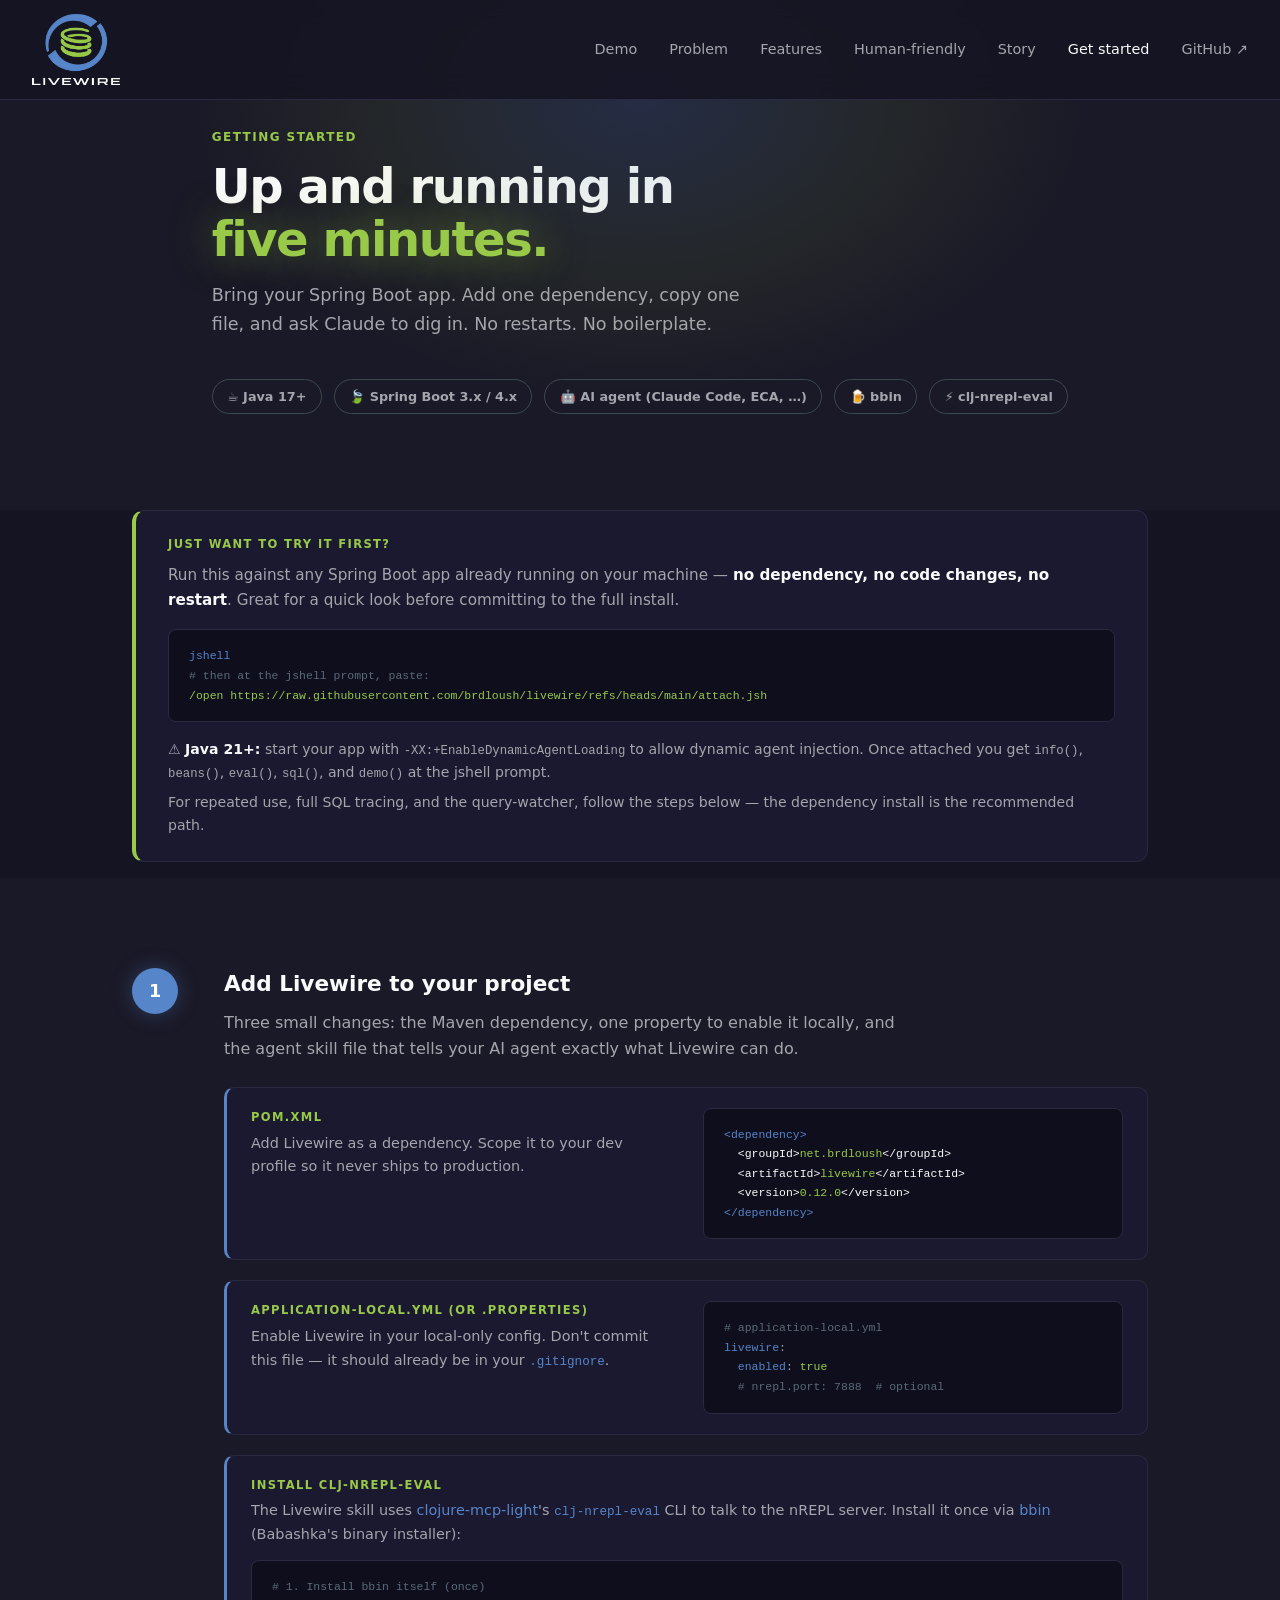
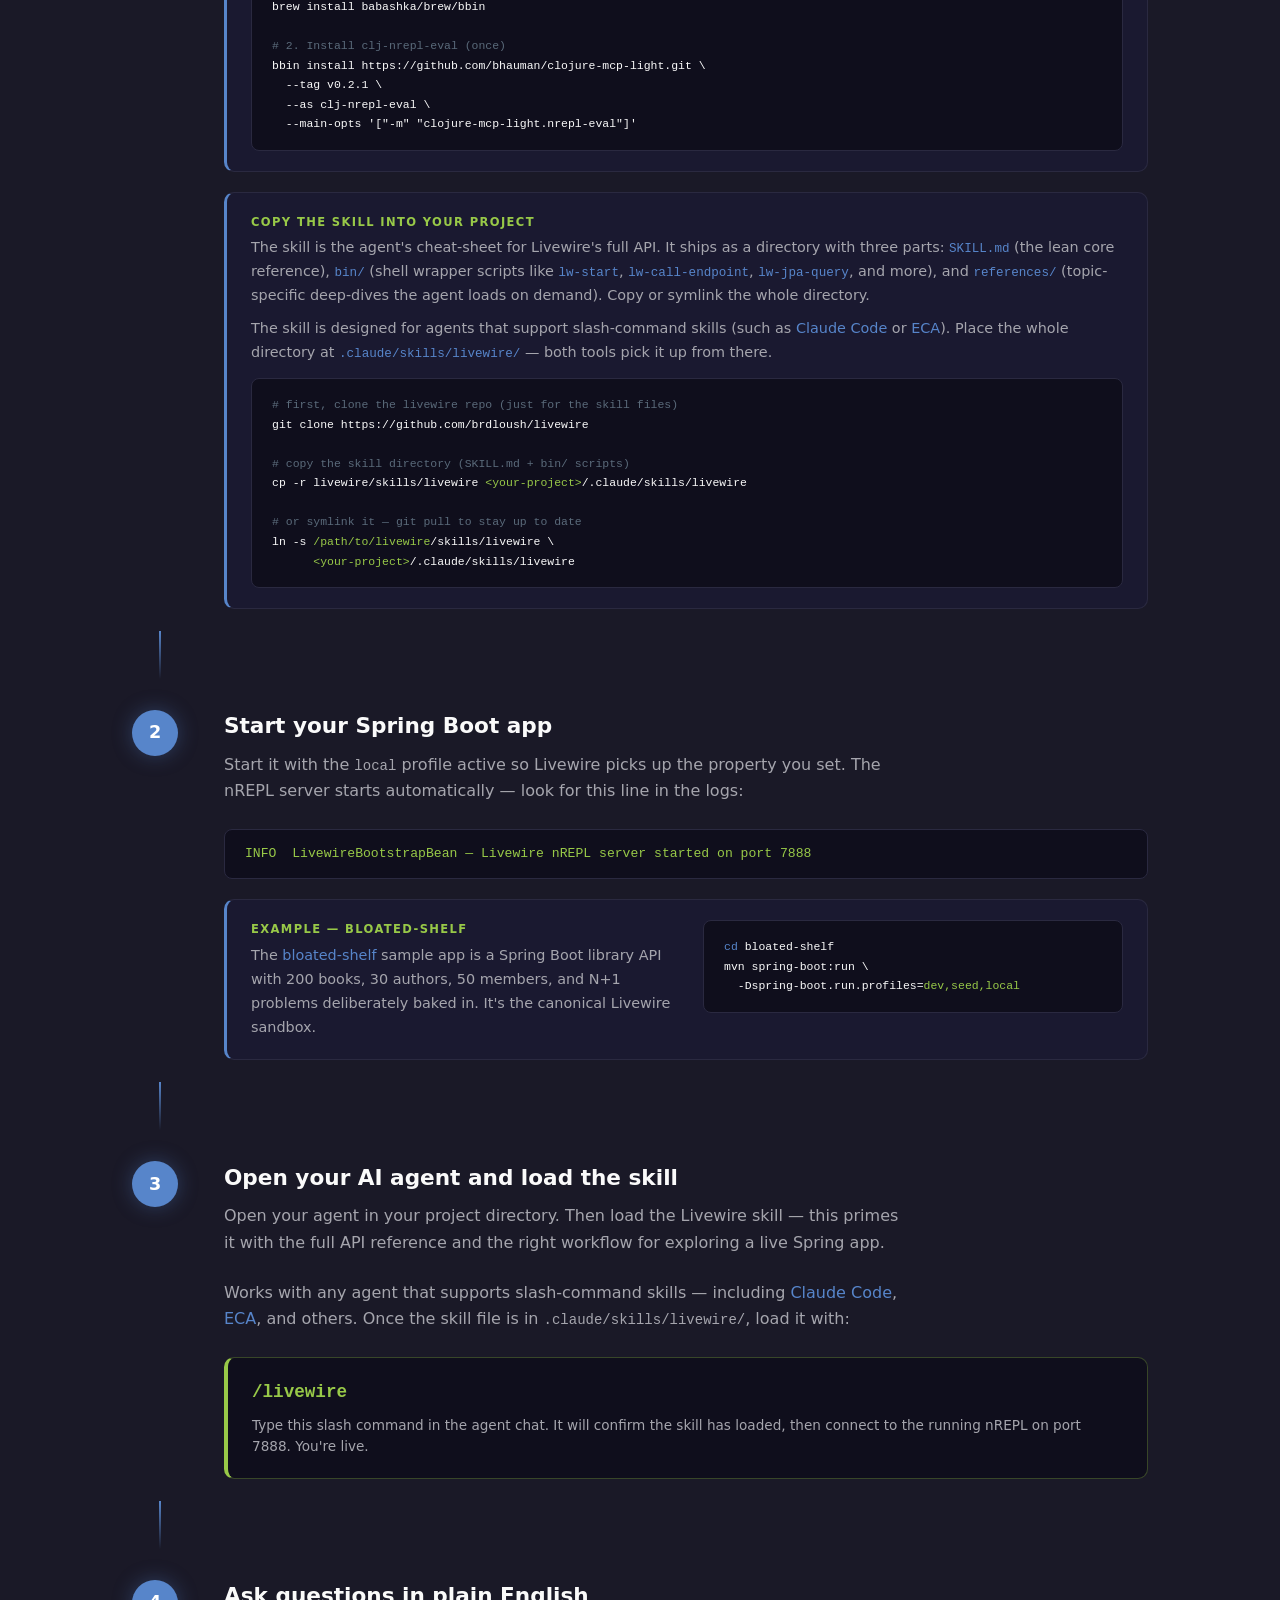
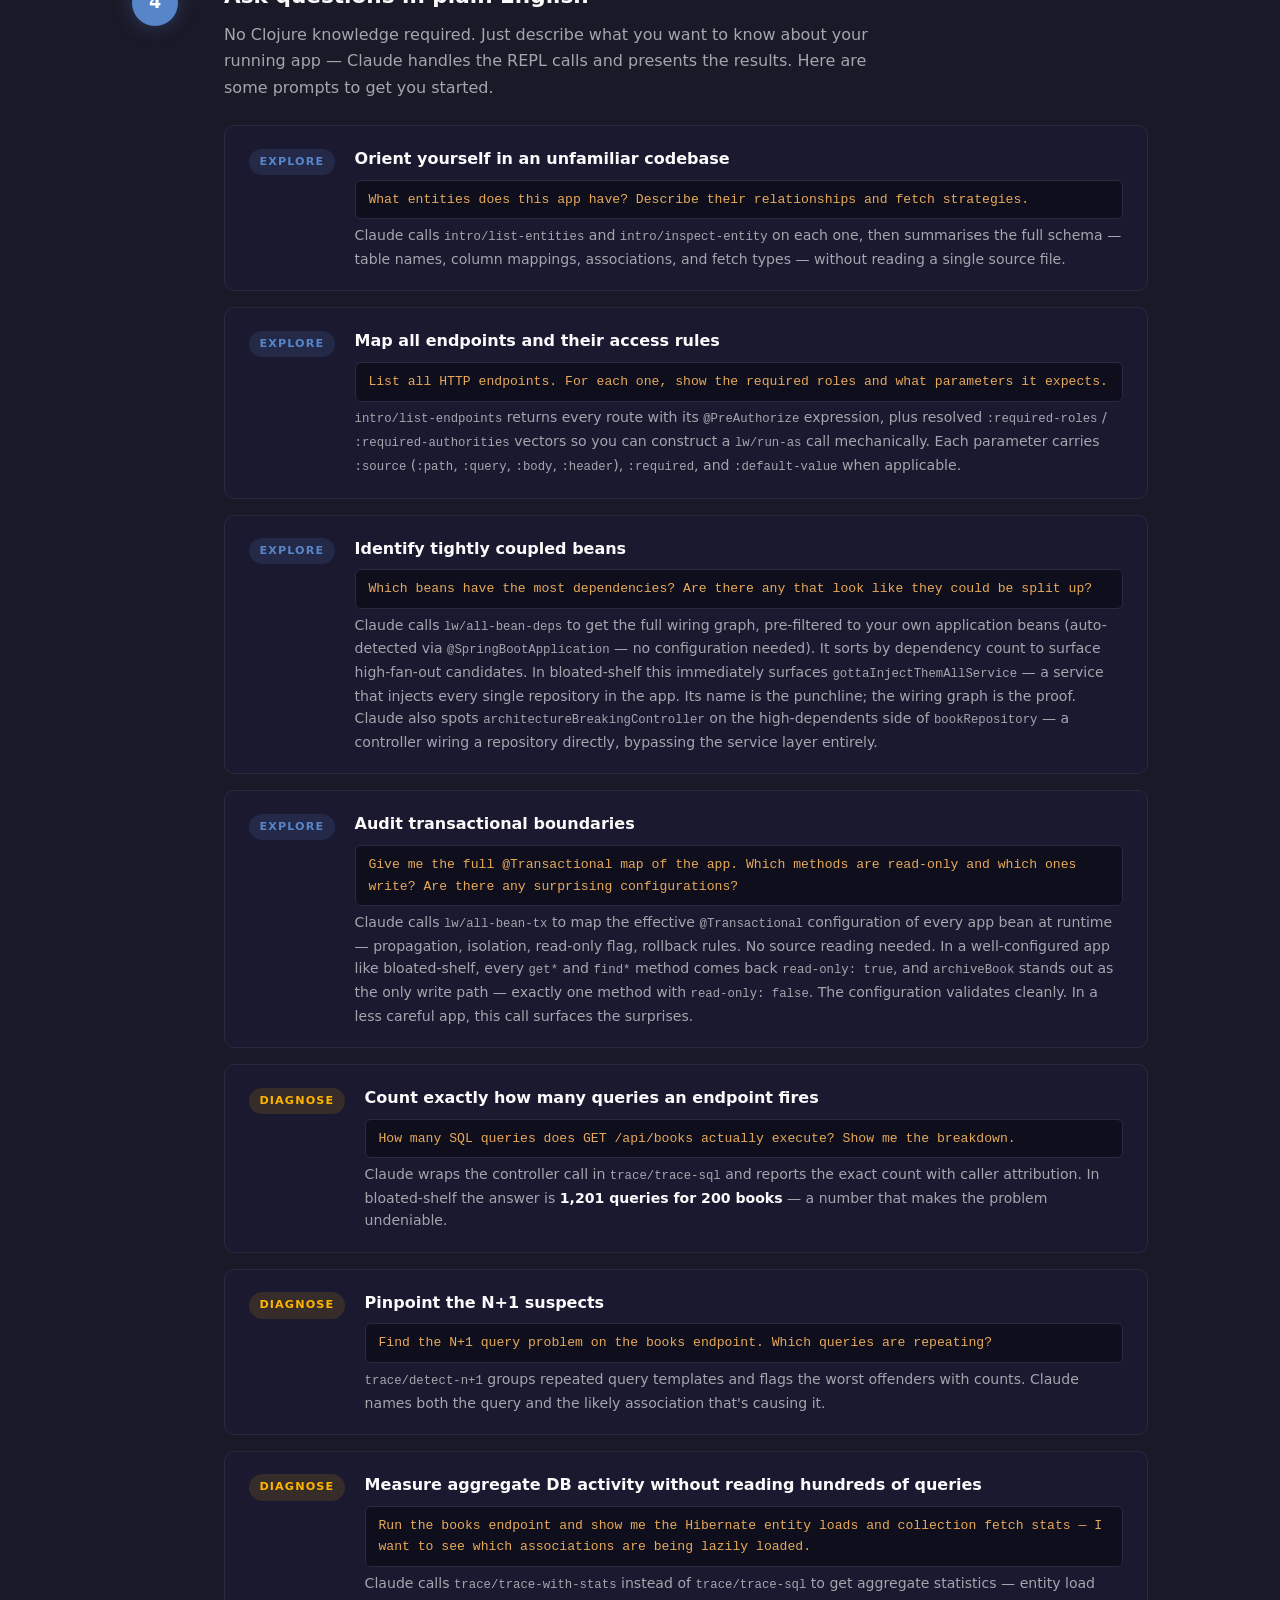
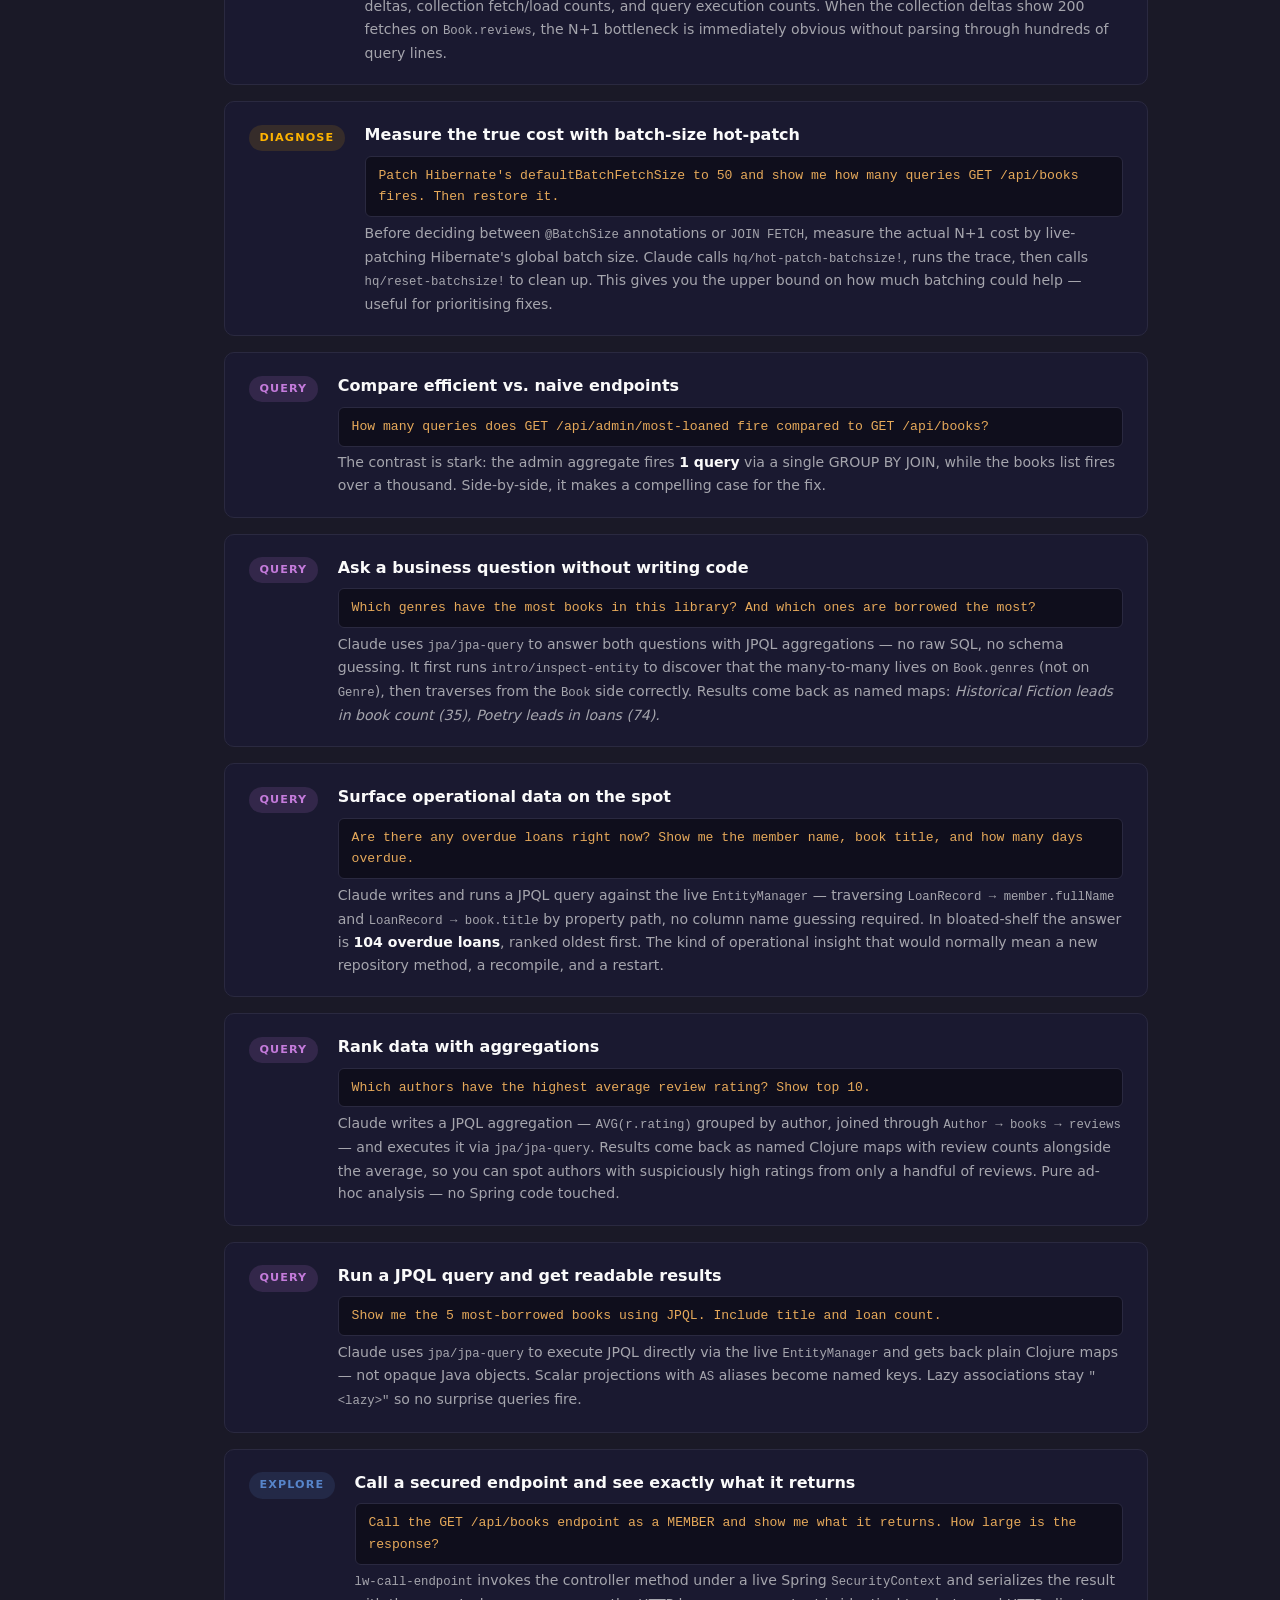
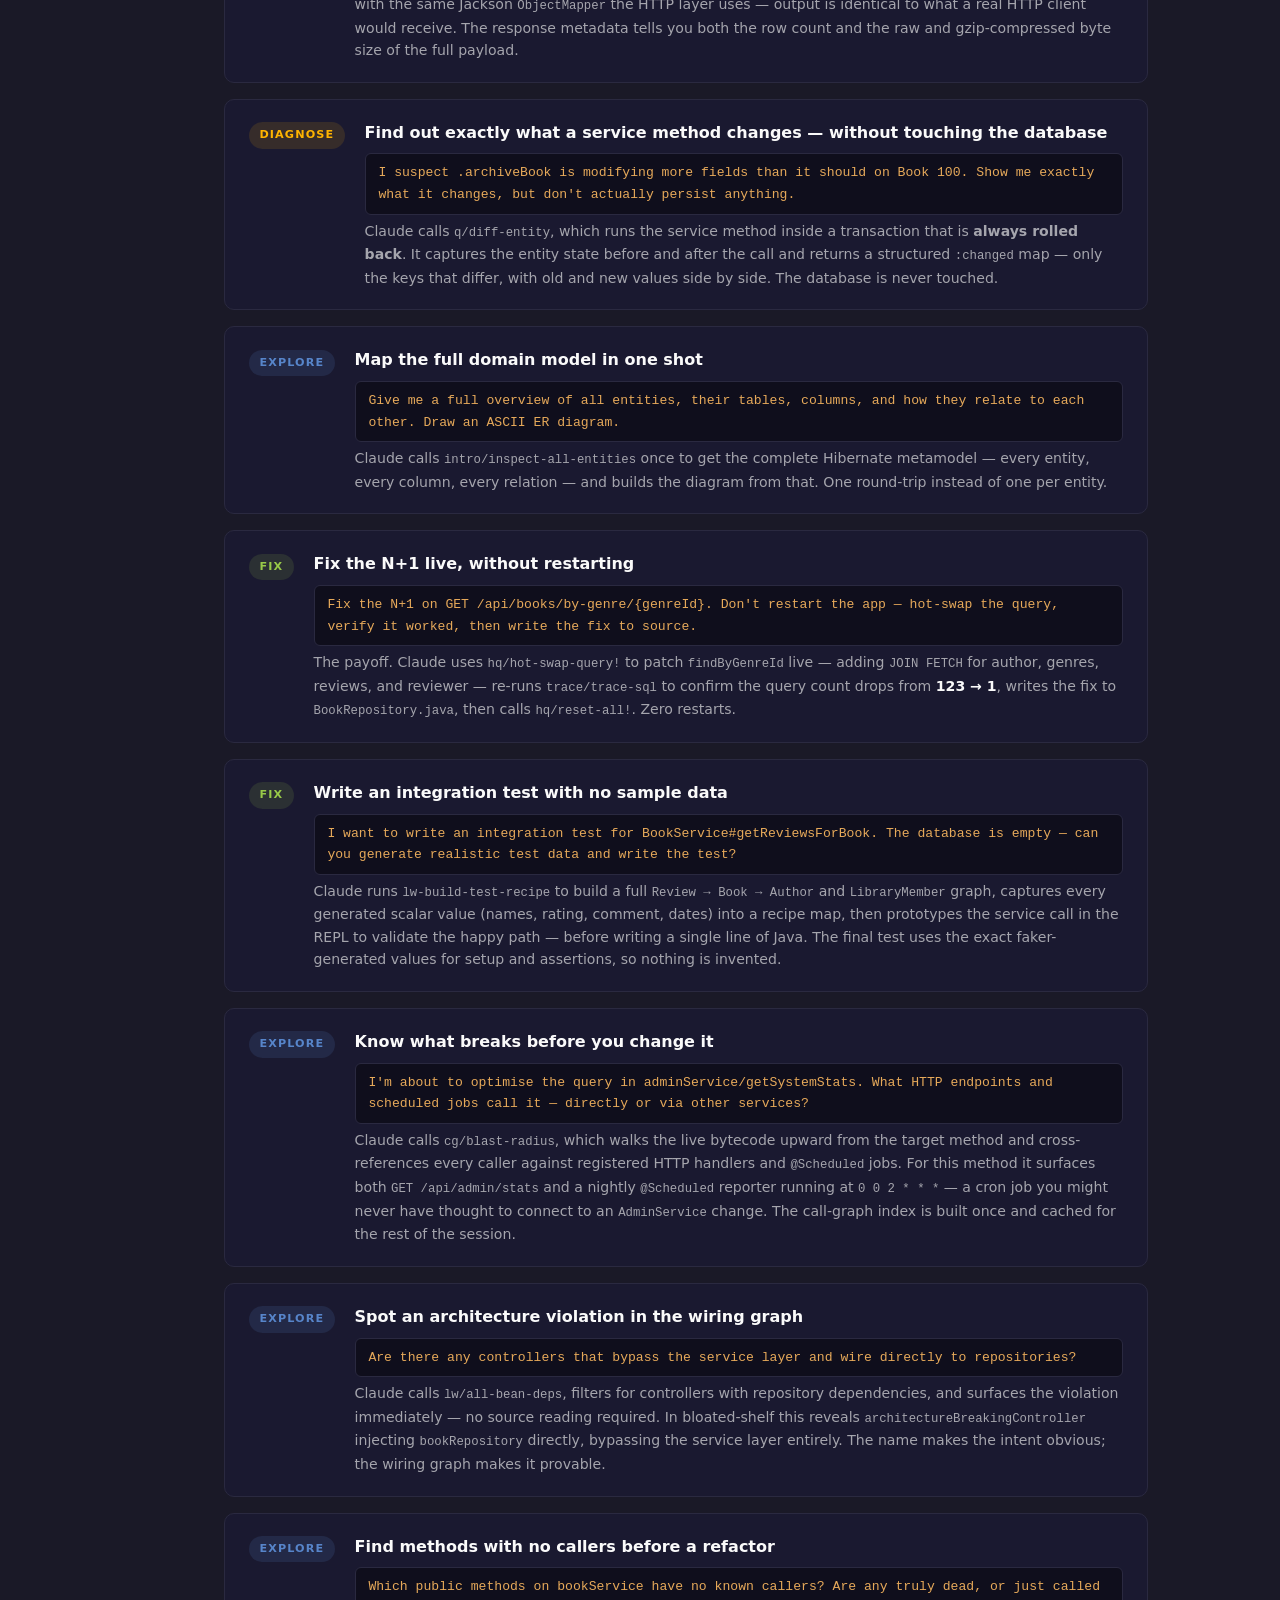
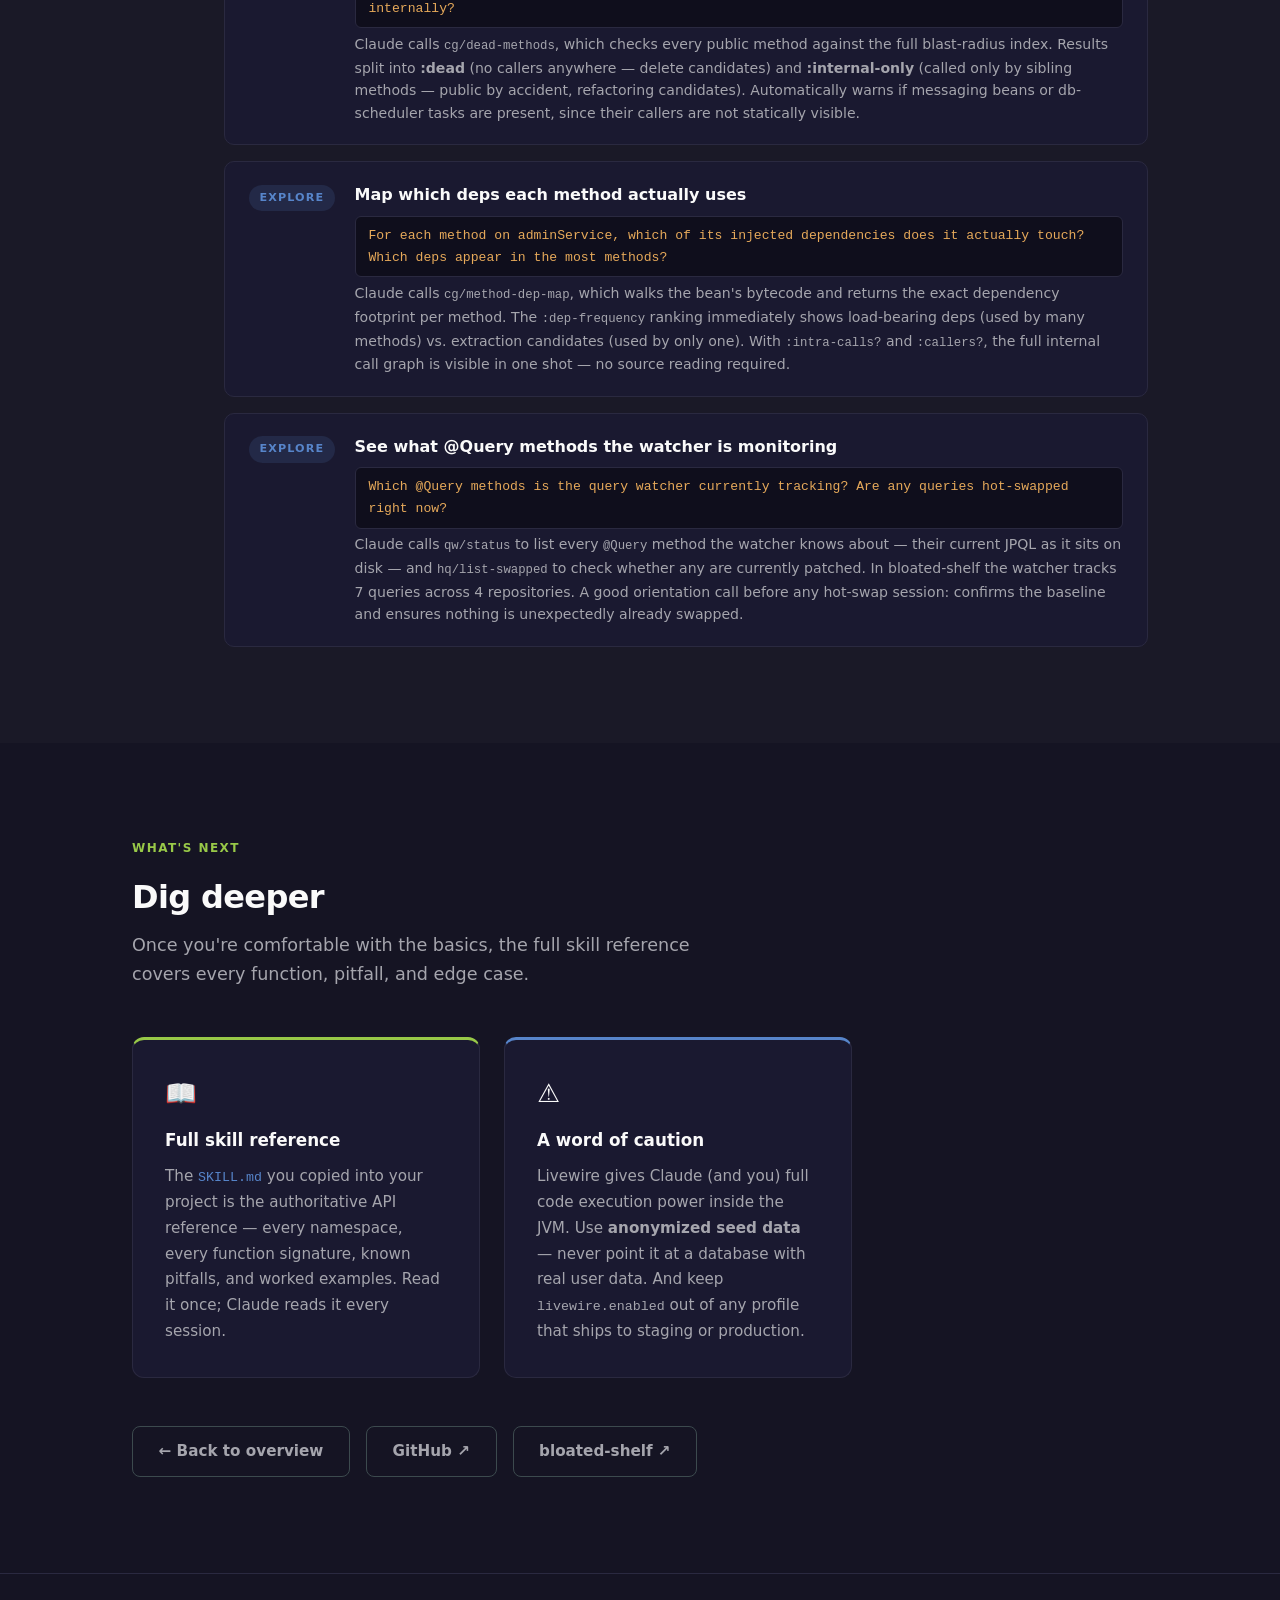
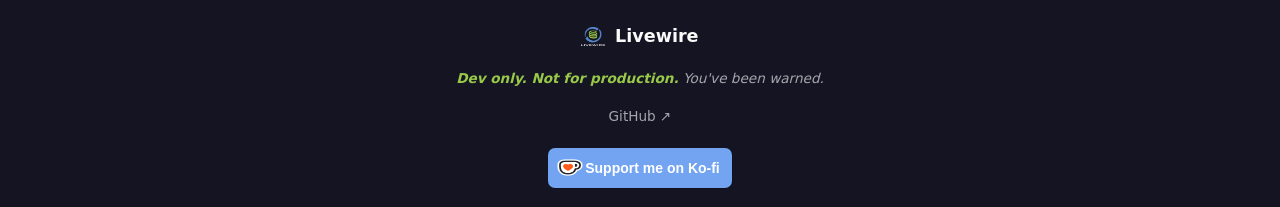
<file: web/getting-started.html>
<!DOCTYPE html>
<html lang="en">
<head>
  <meta charset="UTF-8" />
  <meta name="viewport" content="width=device-width, initial-scale=1.0" />
  <title>Getting Started — Livewire</title>
  <link rel="stylesheet" href="css/style.css" />
  <style>
    /* ── Getting Started page extras ─────────────────────────── */
    .gs-steps {
      display: flex;
      flex-direction: column;
      gap: 4rem;
      margin-top: 3.5rem;
    }

    .gs-step {
      display: grid;
      grid-template-columns: 56px 1fr;
      gap: 0 2.25rem;
      align-items: start;
    }

    .gs-step-num {
      display: flex;
      align-items: center;
      justify-content: center;
      width: 46px;
      height: 46px;
      border-radius: 50%;
      background: var(--blue);
      color: #fff;
      font-size: 1.1rem;
      font-weight: 800;
      flex-shrink: 0;
      margin-top: 0.1rem;
      box-shadow: 0 0 20px rgba(87,133,202,0.35);
    }

    .gs-step-body {
      min-width: 0;
    }

    .gs-step-body h3 {
      font-size: 1.35rem;
      font-weight: 700;
      margin-bottom: 0.5rem;
      color: var(--text);
    }

    .gs-step-body > p {
      color: var(--muted);
      font-size: 1rem;
      margin-bottom: 1.5rem;
      max-width: 680px;
    }

    .gs-substeps {
      display: flex;
      flex-direction: column;
      gap: 1.25rem;
    }

    .gs-substep {
      background: var(--bg-card);
      border: 1px solid var(--border);
      border-left: 3px solid var(--blue);
      border-radius: 10px;
      padding: 1.25rem 1.5rem;
      display: grid;
      grid-template-columns: 1fr 1fr;
      gap: 0.75rem 2rem;
      align-items: start;
      min-width: 0;
      transition: border-color 0.2s;
    }

    .gs-substep:hover { border-left-color: var(--green); }

    .gs-substep-label {
      font-size: 0.72rem;
      font-weight: 700;
      letter-spacing: 0.12em;
      text-transform: uppercase;
      color: var(--green);
      margin-bottom: 0.3rem;
    }

    .gs-substep p {
      color: var(--muted);
      font-size: 0.9rem;
      line-height: 1.65;
      margin: 0;
    }

    .gs-substep p code {
      color: var(--blue);
    }

    .gs-substep .code-block {
      margin: 0;
    }

    .gs-substep.full-width {
      grid-template-columns: 1fr;
    }

    /* log line */
    .gs-log {
      background: var(--bg-code);
      border: 1px solid var(--border);
      border-radius: 8px;
      padding: 0.85rem 1.25rem;
      font-family: 'JetBrains Mono', 'Fira Code', monospace;
      font-size: 0.82rem;
      color: var(--green);
      overflow-x: auto;
      white-space: nowrap;
    }

    /* Try-it prompts */
    .try-grid {
      display: flex;
      flex-direction: column;
      gap: 1rem;
      margin-top: 1.5rem;
    }

    .try-card {
      background: var(--bg-card);
      border: 1px solid var(--border);
      border-radius: 10px;
      padding: 1.25rem 1.5rem;
      display: grid;
      grid-template-columns: auto 1fr;
      gap: 0.85rem 1.25rem;
      align-items: start;
      transition: border-color 0.2s, box-shadow 0.2s;
      min-width: 0;
    }

    .try-card:hover {
      border-color: var(--blue);
      box-shadow: 0 4px 24px rgba(87,133,202,0.1);
    }

    .try-tag {
      font-size: 0.7rem;
      font-weight: 700;
      letter-spacing: 0.1em;
      text-transform: uppercase;
      white-space: nowrap;
      padding: 0.25rem 0.65rem;
      border-radius: 999px;
      margin-top: 0.15rem;
    }

    .tag-explore { background: rgba(87,133,202,0.15); color: var(--blue); }
    .tag-diagnose { background: rgba(255,180,0,0.12); color: #ffb400; }
    .tag-query { background: rgba(196,123,219,0.15); color: #c47bdb; }
    .tag-fix { background: rgba(152,201,72,0.13); color: var(--green); }

    .try-card-text h4 {
      font-size: 1rem;
      font-weight: 600;
      color: var(--text);
      margin-bottom: 0.3rem;
    }

    .try-prompt {
      font-family: 'JetBrains Mono', 'Fira Code', monospace;
      font-size: 0.82rem;
      color: #e6a95a;
      background: var(--bg-code);
      border: 1px solid var(--border);
      border-radius: 6px;
      padding: 0.5rem 0.8rem;
      margin: 0.45rem 0 0.3rem;
      display: block;
      white-space: pre-wrap;
    }

    .try-card-text p {
      color: var(--muted);
      font-size: 0.88rem;
      margin: 0;
      line-height: 1.6;
    }

    /* skill box */
    .skill-box {
      background: var(--bg-code);
      border: 1px solid rgba(152,201,72,0.3);
      border-left: 4px solid var(--green);
      border-radius: 10px;
      padding: 1.25rem 1.5rem;
      font-family: 'JetBrains Mono', 'Fira Code', monospace;
      font-size: 0.88rem;
      color: var(--text);
      margin-top: 1.25rem;
    }

    .skill-box .skill-cmd {
      color: var(--green);
      font-size: 1.1rem;
      font-weight: 700;
      display: block;
      margin-bottom: 0.5rem;
    }

    .skill-box p {
      color: var(--muted);
      font-size: 0.85rem;
      font-family: 'Segoe UI', system-ui, sans-serif;
      margin: 0;
      line-height: 1.6;
    }

    /* prereq badge */
    .prereq-row {
      display: flex;
      gap: 0.75rem;
      flex-wrap: wrap;
      margin-bottom: 2rem;
    }

    .prereq-badge {
      display: inline-flex;
      align-items: center;
      gap: 0.4rem;
      font-size: 0.8rem;
      font-weight: 600;
      padding: 0.35rem 0.9rem;
      border-radius: 999px;
      border: 1px solid var(--border-mid);
      color: var(--muted);
    }

    /* step connector line */
    .gs-step-connector {
      grid-column: 1;
      justify-self: center;
      width: 2px;
      height: 3rem;
      background: linear-gradient(to bottom, var(--blue), transparent);
      margin: 0.35rem 0;
    }

    /* responsive */
    @media (max-width: 680px) {
      .gs-substep {
        grid-template-columns: 1fr;
      }
      .gs-step {
        grid-template-columns: 40px 1fr;
        gap: 0 1.25rem;
      }
      .gs-step-num {
        width: 36px;
        height: 36px;
        font-size: 0.95rem;
      }
      .try-card {
        grid-template-columns: 1fr;
      }
      .try-tag { justify-self: start; }
    }
  </style>
</head>
<body>

<!-- ── Nav ──────────────────────────────────────────────────────────── -->
<nav>
  <a class="nav-brand" href="index.html">
    <img src="images/logo-transparent.png" alt="Livewire logo" />
  </a>
  <button class="nav-hamburger" id="nav-hamburger" aria-label="Toggle menu">
    <span></span><span></span><span></span>
  </button>
  <ul class="nav-links" id="nav-links">
    <li><a href="index.html#hero">Demo</a></li>
    <li><a href="index.html#problem">Problem</a></li>
    <li><a href="index.html#features">Features</a></li>
    <li><a href="index.html#human">Human-friendly</a></li>
    <li><a href="index.html#story">Story</a></li>
    <li><a href="getting-started.html" style="color: var(--text)">Get started</a></li>
    <li><a href="https://github.com/brdloush/livewire" target="_blank" rel="noopener">GitHub ↗</a></li>
  </ul>
</nav>

<!-- ── Hero ─────────────────────────────────────────────────────────── -->
<section id="hero" style="min-height: 0; padding: 8rem 0 4rem;">
  <div class="container">
    <div class="section-label">Getting started</div>
    <h1 class="hero-title" style="font-size: clamp(2rem, 4vw, 3rem); margin-bottom: 1rem;">
      Up and running in<br><span class="live">five minutes.</span>
    </h1>
    <p class="hero-tagline" style="font-size: 1.1rem;">
      Bring your Spring Boot app. Add one dependency, copy one file, and ask Claude
      to dig in. No restarts. No boilerplate.
    </p>

    <div class="prereq-row">
      <span class="prereq-badge">☕ Java 17+</span>
      <span class="prereq-badge">🍃 Spring Boot 3.x / 4.x</span>
      <span class="prereq-badge">🤖 AI agent (Claude Code, ECA, …)</span>
      <span class="prereq-badge">🍺 bbin</span>
      <span class="prereq-badge">⚡ clj-nrepl-eval</span>
    </div>
  </div>
</section>

<!-- ── Zero-install try-it ────────────────────────────────────────────── -->
<section id="try-it" style="padding-top: 0; padding-bottom: 0;">
  <div class="container">
    <div style="background: var(--bg-card); border: 1px solid var(--border); border-left: 4px solid var(--green); border-radius: 12px; padding: 1.5rem 2rem; margin-bottom: 1rem;">
      <div class="gs-substep-label" style="margin-bottom: 0.6rem;">Just want to try it first?</div>
      <p style="color: var(--muted); font-size: 0.95rem; margin-bottom: 1rem;">
        Run this against any Spring Boot app already running on your machine —
        <strong style="color: var(--text)">no dependency, no code changes, no restart</strong>.
        Great for a quick look before committing to the full install.
      </p>
      <div class="code-block" style="margin-bottom: 1rem;"><pre><span class="kw">jshell</span>
<span class="c"># then at the jshell prompt, paste:</span>
<span class="n">/open https://raw.githubusercontent.com/brdloush/livewire/refs/heads/main/attach.jsh</span></pre></div>
      <p style="color: var(--muted); font-size: 0.88rem; margin: 0;">
        ⚠️ <strong style="color: var(--text)">Java 21+:</strong> start your app with
        <code>-XX:+EnableDynamicAgentLoading</code> to allow dynamic agent injection.
        Once attached you get <code>info()</code>, <code>beans()</code>, <code>eval()</code>,
        <code>sql()</code>, and <code>demo()</code> at the jshell prompt.<br>
        <span style="margin-top: 0.4rem; display: block;">
          For repeated use, full SQL tracing, and the query-watcher, follow the steps below —
          the dependency install is the recommended path.
        </span>
      </p>
    </div>
  </div>
</section>

<!-- ── Steps ─────────────────────────────────────────────────────────── -->
<section id="steps" style="padding-top: 2rem;">
  <div class="container">
    <div class="gs-steps">

      <!-- ── Step 1 ── -->
      <div class="gs-step">
        <div class="gs-step-num">1</div>
        <div class="gs-step-body">
          <h3>Add Livewire to your project</h3>
          <p>
            Three small changes: the Maven dependency, one property to enable it locally,
            and the agent skill file that tells your AI agent exactly what Livewire can do.
          </p>

          <div class="gs-substeps">
            <div class="gs-substep">
              <div>
                <div class="gs-substep-label">pom.xml</div>
                <p>
                  Add Livewire as a dependency. Scope it to your dev profile so it
                  never ships to production.
                </p>
              </div>
              <div class="code-block"><pre><span class="kw">&lt;dependency&gt;</span>
  &lt;groupId&gt;<span class="n">net.brdloush</span>&lt;/groupId&gt;
  &lt;artifactId&gt;<span class="n">livewire</span>&lt;/artifactId&gt;
  &lt;version&gt;<span class="n">0.12.0</span>&lt;/version&gt;
<span class="kw">&lt;/dependency&gt;</span></pre></div>
            </div>

            <div class="gs-substep">
              <div>
                <div class="gs-substep-label">application-local.yml (or .properties)</div>
                <p>
                  Enable Livewire in your local-only config. Don't commit this file —
                  it should already be in your <code>.gitignore</code>.
                </p>
              </div>
              <div class="code-block"><pre><span class="c"># application-local.yml</span>
<span class="kw">livewire</span><span class="p">:</span>
  <span class="kw">enabled</span><span class="p">:</span> <span class="n">true</span>
  <span class="c"># nrepl.port: 7888  # optional</span></pre></div>
            </div>

            <div class="gs-substep full-width">
              <div>
                <div class="gs-substep-label">Install clj-nrepl-eval</div>
                <p>
                  The Livewire skill uses
                  <a href="https://github.com/bhauman/clojure-mcp-light" target="_blank" rel="noopener">clojure-mcp-light</a>'s
                  <code>clj-nrepl-eval</code> CLI to talk to the nREPL server.
                  Install it once via <a href="https://github.com/babashka/bbin" target="_blank" rel="noopener">bbin</a>
                  (Babashka's binary installer):
                </p>
                <div class="code-block" style="margin-top: 0.85rem;"><pre><span class="c"># 1. Install bbin itself (once)</span>
brew install babashka/brew/bbin

<span class="c"># 2. Install clj-nrepl-eval (once)</span>
bbin install https://github.com/bhauman/clojure-mcp-light.git \
  --tag v0.2.1 \
  --as clj-nrepl-eval \
  --main-opts '["-m" "clojure-mcp-light.nrepl-eval"]'</pre></div>
              </div>
            </div>

            <div class="gs-substep full-width">
              <div>
                <div class="gs-substep-label">Copy the skill into your project</div>
                <p>
                  The skill is the agent's cheat-sheet for Livewire's full API. It ships as
                  a directory with three parts: <code>SKILL.md</code> (the lean core reference),
                  <code>bin/</code> (shell wrapper scripts like <code>lw-start</code>,
                  <code>lw-call-endpoint</code>, <code>lw-jpa-query</code>, and more), and
                  <code>references/</code> (topic-specific deep-dives the agent loads on demand).
                  Copy or symlink the whole directory.
                </p>
                <p style="margin-top: 0.6rem; overflow-wrap: break-word;">
                  The skill is designed for agents that support slash-command skills
                  (such as <a href="https://www.anthropic.com/claude-code" target="_blank" rel="noopener">Claude Code</a>
                  or <a href="https://eca.dev" target="_blank" rel="noopener">ECA</a>).
                  Place the whole directory at
                  <code style="word-break: break-all;">.claude/skills/livewire/</code> — both tools pick it up from there.
                </p>
                <div class="code-block" style="margin-top: 0.85rem;"><pre style="white-space: pre-wrap; word-break: break-all;"><span class="c"># first, clone the livewire repo (just for the skill files)</span>
git clone https://github.com/brdloush/livewire

<span class="c"># copy the skill directory (SKILL.md + bin/ scripts)</span>
cp -r livewire/skills/livewire <span class="n">&lt;your-project&gt;</span>/.claude/skills/livewire

<span class="c"># or symlink it — git pull to stay up to date</span>
ln -s <span class="n">/path/to/livewire</span>/skills/livewire \
      <span class="n">&lt;your-project&gt;</span>/.claude/skills/livewire</pre></div>
              </div>
            </div>
          </div>
        </div>
      </div>

      <!-- connector -->
      <div class="gs-step" style="gap: 0; margin-top: -3rem; margin-bottom: -2.5rem;">
        <div class="gs-step-connector"></div>
        <div></div>
      </div>

      <!-- ── Step 2 ── -->
      <div class="gs-step">
        <div class="gs-step-num">2</div>
        <div class="gs-step-body">
          <h3>Start your Spring Boot app</h3>
          <p>
            Start it with the <code>local</code> profile active so Livewire picks up the
            property you set. The nREPL server starts automatically — look for this line in the logs:
          </p>
          <div class="gs-log">INFO&nbsp; LivewireBootstrapBean &mdash; Livewire nREPL server started on port 7888</div>

          <div class="gs-substeps" style="margin-top: 1.25rem;">
            <div class="gs-substep">
              <div>
                <div class="gs-substep-label">Example — bloated-shelf</div>
                <p>
                  The <a href="https://github.com/brdloush/bloated-shelf" target="_blank" rel="noopener">bloated-shelf</a>
                  sample app is a Spring Boot library API with 200 books, 30 authors, 50 members,
                  and N+1 problems deliberately baked in. It's the canonical Livewire sandbox.
                </p>
              </div>
              <div class="code-block"><pre><span class="kw">cd</span> bloated-shelf
mvn spring-boot:run \
  -Dspring-boot.run.profiles=<span class="n">dev,seed,local</span></pre></div>
            </div>
          </div>
        </div>
      </div>

      <!-- connector -->
      <div class="gs-step" style="gap: 0; margin-top: -3rem; margin-bottom: -2.5rem;">
        <div class="gs-step-connector"></div>
        <div></div>
      </div>

      <!-- ── Step 3 ── -->
      <div class="gs-step">
        <div class="gs-step-num">3</div>
        <div class="gs-step-body">
          <h3>Open your AI agent and load the skill</h3>
          <p>
            Open your agent in your project directory. Then load the Livewire skill —
            this primes it with the full API reference and the right workflow for
            exploring a live Spring app.
          </p>
          <p>
            Works with any agent that supports slash-command skills — including
            <a href="https://www.anthropic.com/claude-code" target="_blank" rel="noopener">Claude Code</a>,
            <a href="https://eca.dev" target="_blank" rel="noopener">ECA</a>,
            and others. Once the skill file is in <code>.claude/skills/livewire/</code>,
            load it with:
          </p>

          <div class="skill-box">
            <span class="skill-cmd">/livewire</span>
            <p>
              Type this slash command in the agent chat. It will confirm the skill
              has loaded, then connect to the running nREPL on port 7888.
              You're live.
            </p>
          </div>
        </div>
      </div>

      <!-- connector -->
      <div class="gs-step" style="gap: 0; margin-top: -3rem; margin-bottom: -2.5rem;">
        <div class="gs-step-connector"></div>
        <div></div>
      </div>

      <!-- ── Step 4 ── -->
      <div class="gs-step">
        <div class="gs-step-num">4</div>
        <div class="gs-step-body">
          <h3>Ask questions in plain English</h3>
          <p>
            No Clojure knowledge required. Just describe what you want to know about
            your running app — Claude handles the REPL calls and presents the results.
            Here are some prompts to get you started.
          </p>

          <div class="try-grid">

            <div class="try-card">
              <span class="try-tag tag-explore">Explore</span>
              <div class="try-card-text">
                <h4>Orient yourself in an unfamiliar codebase</h4>
                <code class="try-prompt">What entities does this app have? Describe their relationships and fetch strategies.</code>
                <p>
                  Claude calls <code>intro/list-entities</code> and <code>intro/inspect-entity</code>
                  on each one, then summarises the full schema — table names, column mappings,
                  associations, and fetch types — without reading a single source file.
                </p>
              </div>
            </div>

            <div class="try-card">
              <span class="try-tag tag-explore">Explore</span>
              <div class="try-card-text">
                <h4>Map all endpoints and their access rules</h4>
                <code class="try-prompt">List all HTTP endpoints. For each one, show the required roles and what parameters it expects.</code>
                <p>
                  <code>intro/list-endpoints</code> returns every route with its <code>@PreAuthorize</code>
                  expression, plus resolved <code>:required-roles</code> / <code>:required-authorities</code>
                  vectors so you can construct a <code>lw/run-as</code> call mechanically.
                  Each parameter carries <code>:source</code> (<code>:path</code>, <code>:query</code>, <code>:body</code>, <code>:header</code>),
                  <code>:required</code>, and <code>:default-value</code> when applicable.
                </p>
              </div>
            </div>

            <div class="try-card">
              <span class="try-tag tag-explore">Explore</span>
              <div class="try-card-text">
                <h4>Identify tightly coupled beans</h4>
                <code class="try-prompt">Which beans have the most dependencies? Are there any that look like they could be split up?</code>
                <p>
                  Claude calls <code>lw/all-bean-deps</code> to get the full wiring graph,
                  pre-filtered to your own application beans (auto-detected via
                  <code>@SpringBootApplication</code> — no configuration needed). It sorts by
                  dependency count to surface high-fan-out candidates. In bloated-shelf this
                  immediately surfaces <code>gottaInjectThemAllService</code> — a service that
                  injects every single repository in the app. Its name is the punchline; the
                  wiring graph is the proof. Claude also spots <code>architectureBreakingController</code>
                  on the high-dependents side of <code>bookRepository</code> — a controller
                  wiring a repository directly, bypassing the service layer entirely.
                </p>
              </div>
            </div>

            <div class="try-card">
              <span class="try-tag tag-explore">Explore</span>
              <div class="try-card-text">
                <h4>Audit transactional boundaries</h4>
                <code class="try-prompt">Give me the full @Transactional map of the app. Which methods are read-only and which ones write? Are there any surprising configurations?</code>
                <p>
                  Claude calls <code>lw/all-bean-tx</code> to map the effective
                  <code>@Transactional</code> configuration of every app bean at runtime —
                  propagation, isolation, read-only flag, rollback rules. No source reading
                  needed. In a well-configured app like bloated-shelf, every <code>get*</code>
                  and <code>find*</code> method comes back <code>read-only: true</code>, and
                  <code>archiveBook</code> stands out as the only write path —
                  exactly one method with <code>read-only: false</code>. The configuration
                  validates cleanly. In a less careful app, this call surfaces the surprises.
                </p>
              </div>
            </div>

            <div class="try-card">
              <span class="try-tag tag-diagnose">Diagnose</span>
              <div class="try-card-text">
                <h4>Count exactly how many queries an endpoint fires</h4>
                <code class="try-prompt">How many SQL queries does GET /api/books actually execute? Show me the breakdown.</code>
                <p>
                  Claude wraps the controller call in <code>trace/trace-sql</code> and reports
                  the exact count with caller attribution. In bloated-shelf the answer is
                  <strong style="color: var(--text)">1,201 queries for 200 books</strong> — a number
                  that makes the problem undeniable.
                </p>
              </div>
            </div>

            <div class="try-card">
              <span class="try-tag tag-diagnose">Diagnose</span>
              <div class="try-card-text">
                <h4>Pinpoint the N+1 suspects</h4>
                <code class="try-prompt">Find the N+1 query problem on the books endpoint. Which queries are repeating?</code>
                <p>
                  <code>trace/detect-n+1</code> groups repeated query templates and flags the
                  worst offenders with counts. Claude names both the query and the likely
                  association that's causing it.
                </p>
              </div>
            </div>

            <div class="try-card">
              <span class="try-tag tag-diagnose">Diagnose</span>
              <div class="try-card-text">
                <h4>Measure aggregate DB activity without reading hundreds of queries</h4>
                <code class="try-prompt">Run the books endpoint and show me the Hibernate entity loads and collection fetch stats — I want to see which associations are being lazily loaded.</code>
                <p>
                  Claude calls <code>trace/trace-with-stats</code> instead of <code>trace/trace-sql</code>
                  to get aggregate statistics — entity load deltas, collection fetch/load counts, and
                  query execution counts. When the collection deltas show 200 fetches on
                  <code>Book.reviews</code>, the N+1 bottleneck is immediately obvious without parsing
                  through hundreds of query lines.
                </p>
              </div>
            </div>

            <div class="try-card">
              <span class="try-tag tag-diagnose">Diagnose</span>
              <div class="try-card-text">
                <h4>Measure the true cost with batch-size hot-patch</h4>
                <code class="try-prompt">Patch Hibernate's defaultBatchFetchSize to 50 and show me how many queries GET /api/books fires. Then restore it.</code>
                <p>
                  Before deciding between <code>@BatchSize</code> annotations or <code>JOIN FETCH</code>,
                  measure the actual N+1 cost by live-patching Hibernate's global batch size. Claude
                  calls <code>hq/hot-patch-batchsize!</code>, runs the trace, then calls
                  <code>hq/reset-batchsize!</code> to clean up. This gives you the upper bound
                  on how much batching could help — useful for prioritising fixes.
                </p>
              </div>
            </div>

            <div class="try-card">
              <span class="try-tag tag-query">Query</span>
              <div class="try-card-text">
                <h4>Compare efficient vs. naive endpoints</h4>
                <code class="try-prompt">How many queries does GET /api/admin/most-loaned fire compared to GET /api/books?</code>
                <p>
                  The contrast is stark: the admin aggregate fires <strong style="color: var(--text)">1 query</strong>
                  via a single GROUP BY JOIN, while the books list fires over a thousand.
                  Side-by-side, it makes a compelling case for the fix.
                </p>
              </div>
            </div>

            <div class="try-card">
              <span class="try-tag tag-query">Query</span>
              <div class="try-card-text">
                <h4>Ask a business question without writing code</h4>
                <code class="try-prompt">Which genres have the most books in this library? And which ones are borrowed the most?</code>
                <p>
                  Claude uses <code>jpa/jpa-query</code> to answer both questions with JPQL
                  aggregations — no raw SQL, no schema guessing. It first runs
                  <code>intro/inspect-entity</code> to discover that the many-to-many lives
                  on <code>Book.genres</code> (not on <code>Genre</code>), then traverses
                  from the <code>Book</code> side correctly. Results come back as named maps:
                  <em>Historical Fiction leads in book count (35), Poetry leads in loans (74).</em>
                </p>
              </div>
            </div>

            <div class="try-card">
              <span class="try-tag tag-query">Query</span>
              <div class="try-card-text">
                <h4>Surface operational data on the spot</h4>
                <code class="try-prompt">Are there any overdue loans right now? Show me the member name, book title, and how many days overdue.</code>
                <p>
                  Claude writes and runs a JPQL query against the live <code>EntityManager</code>
                  — traversing <code>LoanRecord → member.fullName</code> and
                  <code>LoanRecord → book.title</code> by property path, no column name guessing
                  required. In bloated-shelf the answer is
                  <strong style="color: var(--text)">104 overdue loans</strong>, ranked oldest
                  first. The kind of operational insight that would normally mean a new
                  repository method, a recompile, and a restart.
                </p>
              </div>
            </div>

            <div class="try-card">
              <span class="try-tag tag-query">Query</span>
              <div class="try-card-text">
                <h4>Rank data with aggregations</h4>
                <code class="try-prompt">Which authors have the highest average review rating? Show top 10.</code>
                <p>
                  Claude writes a JPQL aggregation —
                  <code>AVG(r.rating)</code> grouped by author, joined through
                  <code>Author → books → reviews</code> — and executes it via
                  <code>jpa/jpa-query</code>. Results come back as named Clojure maps with
                  review counts alongside the average, so you can spot authors with suspiciously
                  high ratings from only a handful of reviews.
                  Pure ad-hoc analysis — no Spring code touched.
                </p>
              </div>
            </div>

            <div class="try-card">
              <span class="try-tag tag-query">Query</span>
              <div class="try-card-text">
                <h4>Run a JPQL query and get readable results</h4>
                <code class="try-prompt">Show me the 5 most-borrowed books using JPQL. Include title and loan count.</code>
                <p>
                  Claude uses <code>jpa/jpa-query</code> to execute JPQL directly via the live
                  <code>EntityManager</code> and gets back plain Clojure maps — not opaque Java
                  objects. Scalar projections with <code>AS</code> aliases become named keys.
                  Lazy associations stay <code>"&lt;lazy&gt;"</code> so no surprise queries fire.
                </p>
              </div>
            </div>

            <div class="try-card">
              <span class="try-tag tag-explore">Explore</span>
              <div class="try-card-text">
                <h4>Call a secured endpoint and see exactly what it returns</h4>
                <code class="try-prompt">Call the GET /api/books endpoint as a MEMBER and show me what it returns. How large is the response?</code>
                <p>
                  <code>lw-call-endpoint</code> invokes the controller method under a live Spring
                  <code>SecurityContext</code> and serializes the result with the same Jackson
                  <code>ObjectMapper</code> the HTTP layer uses — output is identical to what a real
                  HTTP client would receive. The response metadata tells you both the row count and
                  the raw and gzip-compressed byte size of the full payload.
                </p>
              </div>
            </div>

            <div class="try-card">
              <span class="try-tag tag-diagnose">Diagnose</span>
              <div class="try-card-text">
                <h4>Find out exactly what a service method changes — without touching the database</h4>
                <code class="try-prompt">I suspect .archiveBook is modifying more fields than it should on Book 100. Show me exactly what it changes, but don't actually persist anything.</code>
                <p>
                  Claude calls <code>q/diff-entity</code>, which runs the service method inside a
                  transaction that is <strong>always rolled back</strong>. It captures the entity
                  state before and after the call and returns a structured
                  <code>:changed</code> map — only the keys that differ, with old and new values
                  side by side. The database is never touched.
                </p>
              </div>
            </div>

            <div class="try-card">
              <span class="try-tag tag-explore">Explore</span>
              <div class="try-card-text">
                <h4>Map the full domain model in one shot</h4>
                <code class="try-prompt">Give me a full overview of all entities, their tables, columns, and how they relate to each other. Draw an ASCII ER diagram.</code>
                <p>
                  Claude calls <code>intro/inspect-all-entities</code> once to get the
                  complete Hibernate metamodel — every entity, every column, every relation
                  — and builds the diagram from that. One round-trip instead of one per entity.
                </p>
              </div>
            </div>

            <div class="try-card">
              <span class="try-tag tag-fix">Fix</span>
              <div class="try-card-text">
                <h4>Fix the N+1 live, without restarting</h4>
                <code class="try-prompt">Fix the N+1 on GET /api/books/by-genre/{genreId}. Don't restart the app — hot-swap the query, verify it worked, then write the fix to source.</code>
                <p>
                  The payoff. Claude uses <code>hq/hot-swap-query!</code> to patch
                  <code>findByGenreId</code> live — adding <code>JOIN FETCH</code> for author,
                  genres, reviews, and reviewer — re-runs <code>trace/trace-sql</code> to
                  confirm the query count drops from
                  <strong style="color: var(--text)">123 → 1</strong>,
                  writes the fix to <code>BookRepository.java</code>,
                  then calls <code>hq/reset-all!</code>. Zero restarts.
                </p>
              </div>
            </div>

            <div class="try-card">
              <span class="try-tag tag-fix">Fix</span>
              <div class="try-card-text">
                <h4>Write an integration test with no sample data</h4>
                <code class="try-prompt">I want to write an integration test for BookService#getReviewsForBook. The database is empty — can you generate realistic test data and write the test?</code>
                <p>
                  Claude runs <code>lw-build-test-recipe</code> to build a full
                  <code>Review → Book → Author</code> and <code>LibraryMember</code> graph,
                  captures every generated scalar value (names, rating, comment, dates) into a
                  recipe map, then prototypes the service call in the REPL to validate the happy
                  path — before writing a single line of Java. The final test uses the exact
                  faker-generated values for setup and assertions, so nothing is invented.
                </p>
              </div>
            </div>

            <div class="try-card">
              <span class="try-tag tag-explore">Explore</span>
              <div class="try-card-text">
                <h4>Know what breaks before you change it</h4>
                <code class="try-prompt">I'm about to optimise the query in adminService/getSystemStats. What HTTP endpoints and scheduled jobs call it — directly or via other services?</code>
                <p>
                  Claude calls <code>cg/blast-radius</code>, which walks the live bytecode
                  upward from the target method and cross-references every caller against
                  registered HTTP handlers and <code>@Scheduled</code> jobs. For this method
                  it surfaces both <code>GET /api/admin/stats</code> and a nightly
                  <code>@Scheduled</code> reporter running at <code>0 0 2 * * *</code> —
                  a cron job you might never have thought to connect to an
                  <code>AdminService</code> change. The call-graph index is built once and
                  cached for the rest of the session.
                </p>
              </div>
            </div>

            <div class="try-card">
              <span class="try-tag tag-explore">Explore</span>
              <div class="try-card-text">
                <h4>Spot an architecture violation in the wiring graph</h4>
                <code class="try-prompt">Are there any controllers that bypass the service layer and wire directly to repositories?</code>
                <p>
                  Claude calls <code>lw/all-bean-deps</code>, filters for controllers with
                  repository dependencies, and surfaces the violation immediately — no source
                  reading required. In bloated-shelf this reveals
                  <code>architectureBreakingController</code> injecting <code>bookRepository</code>
                  directly, bypassing the service layer entirely. The name makes the intent
                  obvious; the wiring graph makes it provable.
                </p>
              </div>
            </div>

            <div class="try-card">
              <span class="try-tag tag-explore">Explore</span>
              <div class="try-card-text">
                <h4>Find methods with no callers before a refactor</h4>
                <code class="try-prompt">Which public methods on bookService have no known callers? Are any truly dead, or just called internally?</code>
                <p>
                  Claude calls <code>cg/dead-methods</code>, which checks every public method
                  against the full blast-radius index. Results split into <strong>:dead</strong>
                  (no callers anywhere — delete candidates) and <strong>:internal-only</strong>
                  (called only by sibling methods — public by accident, refactoring candidates).
                  Automatically warns if messaging beans or db-scheduler tasks are present,
                  since their callers are not statically visible.
                </p>
              </div>
            </div>

            <div class="try-card">
              <span class="try-tag tag-explore">Explore</span>
              <div class="try-card-text">
                <h4>Map which deps each method actually uses</h4>
                <code class="try-prompt">For each method on adminService, which of its injected dependencies does it actually touch? Which deps appear in the most methods?</code>
                <p>
                  Claude calls <code>cg/method-dep-map</code>, which walks the bean's bytecode
                  and returns the exact dependency footprint per method. The <code>:dep-frequency</code>
                  ranking immediately shows load-bearing deps (used by many methods) vs.
                  extraction candidates (used by only one). With <code>:intra-calls?</code>
                  and <code>:callers?</code>, the full internal call graph is visible in one shot
                  — no source reading required.
                </p>
              </div>
            </div>

            <div class="try-card">
              <span class="try-tag tag-explore">Explore</span>
              <div class="try-card-text">
                <h4>See what @Query methods the watcher is monitoring</h4>
                <code class="try-prompt">Which @Query methods is the query watcher currently tracking? Are any queries hot-swapped right now?</code>
                <p>
                  Claude calls <code>qw/status</code> to list every <code>@Query</code> method
                  the watcher knows about — their current JPQL as it sits on disk — and
                  <code>hq/list-swapped</code> to check whether any are currently patched.
                  In bloated-shelf the watcher tracks 7 queries across 4 repositories.
                  A good orientation call before any hot-swap session: confirms the baseline
                  and ensures nothing is unexpectedly already swapped.
                </p>
              </div>
            </div>

          </div>
        </div>
      </div>

    </div>
  </div>
</section>

<!-- ── What's next ───────────────────────────────────────────────────── -->
<section id="next">
  <div class="container">
    <div class="section-label">What's next</div>
    <h2>Dig deeper</h2>
    <p class="section-sub">
      Once you're comfortable with the basics, the full skill reference covers every
      function, pitfall, and edge case.
    </p>
    <div class="human-block" style="max-width: 720px;">
      <div class="human-card agent">
        <div class="card-icon">📖</div>
        <h3>Full skill reference</h3>
        <p>
          The <a href="https://github.com/brdloush/livewire/blob/main/skills/livewire/SKILL.md" target="_blank" rel="noopener"><code>SKILL.md</code></a>
          you copied into your project is the authoritative
          API reference — every namespace, every function signature, known pitfalls,
          and worked examples. Read it once; Claude reads it every session.
        </p>
      </div>
      <div class="human-card human">
        <div class="card-icon">⚠️</div>
        <h3>A word of caution</h3>
        <p>
          Livewire gives Claude (and you) full code execution power inside the JVM.
          Use <strong>anonymized seed data</strong> — never point it at a database with
          real user data. And keep <code>livewire.enabled</code> out of any profile
          that ships to staging or production.
        </p>
      </div>
    </div>
    <div style="margin-top: 2.5rem; display: flex; gap: 1rem; flex-wrap: wrap;">
      <a href="index.html" class="btn btn-ghost">← Back to overview</a>
      <a href="https://github.com/brdloush/livewire" target="_blank" rel="noopener" class="btn btn-ghost">GitHub ↗</a>
      <a href="https://github.com/brdloush/bloated-shelf" target="_blank" rel="noopener" class="btn btn-ghost">bloated-shelf ↗</a>
    </div>
  </div>
</section>

<!-- ── Footer ────────────────────────────────────────────────────────── -->
<footer>
  <div class="container">
    <div class="footer-logo">
      <img src="images/logo-transparent.png" alt="Livewire" />
      Livewire
    </div>
    <p class="footer-warning">
      <strong>Dev only. Not for production.</strong>
      You've been warned.
    </p>
    <p style="margin-top:1rem; font-size:0.85rem;">
      <a href="https://github.com/brdloush/livewire" target="_blank" rel="noopener" style="color:var(--muted);">GitHub ↗</a>
    </p>
    <p style="margin-top:1.25rem;">
      <a href="https://ko-fi.com/A0A11W6698" target="_blank" rel="noopener"
         style="box-shadow:1px 1px 0px rgba(0,0,0,0.2);line-height:36px;min-width:150px;display:inline-block;background-color:#72a4f2;padding:2px 12px;text-align:center;border-radius:7px;color:#fff;cursor:pointer;border:0;font-family:'Quicksand',Helvetica,'Century Gothic',sans-serif;text-decoration:none;text-shadow:none;font-weight:700;font-size:14px;vertical-align:middle;">
        <img src="images/kofi-cup.png" alt="" class="kofi-fallback-img" style="height:13px;width:20px;transform:scale(1.25);vertical-align:middle;margin-right:5px;margin-bottom:3px;border:none;"/>Support me on Ko-fi
      </a>
    </p>
  </div>
</footer>

<script>
  const hamburger = document.getElementById('nav-hamburger');
  const navLinks  = document.getElementById('nav-links');

  function closeMenu() {
    hamburger.classList.remove('open');
    navLinks.classList.remove('open');
  }

  hamburger.addEventListener('click', () => {
    hamburger.classList.toggle('open');
    navLinks.classList.toggle('open');
  });

  navLinks.querySelectorAll('a').forEach(a => a.addEventListener('click', closeMenu));

  document.addEventListener('click', e => {
    if (!e.target.closest('nav')) closeMenu();
  });

  document.addEventListener('keydown', e => {
    if (e.key === 'Escape') closeMenu();
  });
</script>

</body>
</html>
</file>
<file: css/style.css>
/* ── Reset & Base ─────────────────────────────────────────────── */
*, *::before, *::after { box-sizing: border-box; margin: 0; padding: 0; }

:root {
  --bg:        #151423;
  --bg-card:   #1a1930;
  --bg-code:   #0f0e1c;
  --blue:      #5785CA;
  --blue-dim:  #3d6aad;
  --green:     #98C948;
  --green-dim: #7aab2f;
  --text:      #FAFAFA;
  --muted:     #A5A5AD;
  --border:    #2a2940;
  --border-mid:#3C4A4E;
}

html { scroll-behavior: smooth; }

body {
  background: var(--bg);
  color: var(--text);
  font-family: 'Segoe UI', system-ui, -apple-system, sans-serif;
  font-size: 16px;
  line-height: 1.65;
  overflow-x: hidden;
}



a { color: var(--blue); text-decoration: none; }
a:hover { color: var(--green); }

code, pre {
  font-family: 'JetBrains Mono', 'Fira Code', 'Cascadia Code', monospace;
  font-size: 0.875em;
}

/* ── Layout ───────────────────────────────────────────────────── */
.container {
  max-width: 1080px;
  margin: 0 auto;
  padding: 0 2rem;
}

section { padding: 6rem 0; scroll-margin-top: 6rem; }
section:nth-child(even) { background: rgba(255,255,255,0.018); }

h2 {
  font-size: 2rem;
  font-weight: 700;
  margin-bottom: 0.5rem;
  letter-spacing: -0.02em;
}

.section-label {
  font-size: 0.75rem;
  font-weight: 600;
  letter-spacing: 0.12em;
  text-transform: uppercase;
  color: var(--green);
  margin-bottom: 0.75rem;
}

.section-sub {
  color: var(--muted);
  font-size: 1.1rem;
  max-width: 620px;
  margin-bottom: 3rem;
}

/* ── Nav ──────────────────────────────────────────────────────── */
nav {
  position: fixed;
  top: 0; left: 0; right: 0;
  z-index: 100;
  background: rgba(21, 20, 35, 0.88);
  backdrop-filter: blur(12px);
  border-bottom: 1px solid var(--border);
  padding: 0 2rem;
  display: flex;
  align-items: center;
  justify-content: space-between;
  height: 100px;
}

.nav-brand {
  display: flex;
  align-items: center;
  gap: 0.85rem;
  font-weight: 800;
  font-size: 1.75rem;
  letter-spacing: -0.02em;
  background: linear-gradient(110deg, var(--text) 40%, var(--green) 100%);
  -webkit-background-clip: text;
  -webkit-text-fill-color: transparent;
  background-clip: text;
}

.nav-brand img {
  width: 88px;
  height: 88px;
  display: block;
  object-fit: contain;
}

.nav-links {
  display: flex;
  gap: 2rem;
  list-style: none;
  font-size: 0.9rem;
}

.nav-links a { color: var(--muted); transition: color 0.2s; }
.nav-links a:hover { color: var(--text); }

.nav-hamburger {
  display: none;
  background: none;
  border: none;
  cursor: pointer;
  padding: 0.4rem;
  color: var(--text);
  flex-direction: column;
  gap: 5px;
}
.nav-hamburger span {
  display: block;
  width: 22px;
  height: 2px;
  background: currentColor;
  border-radius: 2px;
  transition: transform 0.2s, opacity 0.2s;
}
.nav-hamburger.open span:nth-child(1) { transform: translateY(7px) rotate(45deg); }
.nav-hamburger.open span:nth-child(2) { opacity: 0; }
.nav-hamburger.open span:nth-child(3) { transform: translateY(-7px) rotate(-45deg); }

/* ── Hero ─────────────────────────────────────────────────────── */
#hero {
  min-height: 100vh;
  display: flex;
  align-items: center;
  padding: 10rem 0 6rem;
  position: relative;
  overflow: hidden;
}

#hero::before {
  content: '';
  position: absolute;
  top: -200px; left: 50%;
  transform: translateX(-50%);
  width: 900px; height: 600px;
  background: radial-gradient(ellipse at center,
    rgba(87,133,202,0.18) 0%,
    rgba(152,201,72,0.08) 40%,
    transparent 70%);
  pointer-events: none;
}

.hero-inner {
  display: grid;
  grid-template-columns: 1fr 1.4fr;
  gap: 3rem;
  align-items: center;
}

.hero-demo-wrap {
  min-width: 0; /* prevent grid blowout */
}

.hero-demo-wrap #hero-demo {
  border-radius: 10px;
  overflow: hidden;
  box-shadow: 0 8px 40px rgba(0,0,0,0.5);
}

.hero-demo-caption {
  margin-top: 0.75rem;
  font-size: 0.8rem;
  color: var(--muted);
  text-align: center;
}

.hero-demo-caption a {
  color: var(--muted);
  text-decoration: underline;
  text-underline-offset: 3px;
}

.hero-warning {
  display: inline-flex;
  align-items: center;
  gap: 0.4rem;
  font-size: 0.78rem;
  font-weight: 600;
  letter-spacing: 0.1em;
  text-transform: uppercase;
  color: var(--green);
  border: 1px solid rgba(152,201,72,0.35);
  border-radius: 999px;
  padding: 0.3rem 0.9rem;
  margin-bottom: 1.5rem;
}

.hero-title {
  font-size: clamp(2.4rem, 5vw, 3.8rem);
  font-weight: 800;
  line-height: 1.1;
  letter-spacing: -0.03em;
  margin-bottom: 1.25rem;
}

.hero-title .live {
  color: var(--green);
  text-shadow: 0 0 40px rgba(152,201,72,0.5);
}

.hero-title .wire {
  color: var(--blue);
}

.hero-tagline {
  font-size: 1.2rem;
  color: var(--muted);
  margin-bottom: 2.5rem;
  max-width: 560px;
}

.hero-tagline strong {
  color: var(--text);
  font-style: italic;
}

.hero-cta {
  display: flex;
  gap: 1rem;
  flex-wrap: wrap;
}

.btn {
  display: inline-flex;
  align-items: center;
  gap: 0.5rem;
  padding: 0.75rem 1.6rem;
  border-radius: 8px;
  font-weight: 600;
  font-size: 0.95rem;
  transition: all 0.2s;
  cursor: pointer;
}

.btn-primary {
  background: var(--blue);
  color: #fff;
  border: 1px solid transparent;
}
.btn-primary:hover {
  background: var(--blue-dim);
  color: #fff;
  box-shadow: 0 0 24px rgba(152,201,72,0.35);
  border-color: var(--green);
}

.btn-ghost {
  background: transparent;
  color: var(--muted);
  border: 1px solid var(--border-mid);
}
.btn-ghost:hover {
  color: var(--text);
  border-color: var(--blue);
}

/* ── Problem ──────────────────────────────────────────────────── */
.problem-grid {
  display: grid;
  grid-template-columns: 1fr 1fr;
  gap: 2rem;
  margin-top: 3rem;
}

.problem-card {
  background: var(--bg-card);
  border: 1px solid var(--border);
  border-radius: 12px;
  padding: 2rem;
}

.problem-card h3 {
  font-size: 1.1rem;
  margin-bottom: 0.75rem;
  color: var(--text);
}

.problem-card p { color: var(--muted); font-size: 0.95rem; }

.problem-card .emoji {
  font-size: 2rem;
  margin-bottom: 1rem;
  display: block;
}

.problem-card.highlight {
  border-color: var(--green);
  background: linear-gradient(135deg, rgba(152,201,72,0.06), var(--bg-card));
}

.loop-arrow {
  display: flex;
  align-items: center;
  gap: 0.55rem;
  margin: 1.75rem 0;
  flex-wrap: wrap;
  row-gap: 0.5rem;
}

.loop-arrow .step {
  font-family: monospace;
  font-size: 0.95rem;
  font-weight: 700;
  letter-spacing: 0.02em;
  white-space: nowrap;
}

.loop-arrow .step.bad   { color: #e07070; }
.loop-arrow .step.good  { color: var(--green); }
.loop-arrow .step.struck {
  color: var(--muted);
  opacity: 0.4;
  text-decoration: line-through;
  text-decoration-color: #e07070;
  text-decoration-thickness: 2px;
}

.loop-badge {
  margin-left: 0.75rem;
  background: rgba(152, 201, 72, 0.12);
  color: var(--green);
  border: 1px solid rgba(152, 201, 72, 0.3);
  border-radius: 999px;
  padding: 0.2rem 0.75rem;
  font-size: 0.8rem;
  font-weight: 700;
  letter-spacing: 0.04em;
  white-space: nowrap;
}

.loop-arrow .arrow {
  color: var(--muted);
  opacity: 0.35;
  font-size: 1rem;
  line-height: 1;
  user-select: none;
}

.problem-pivot {
  font-size: 1.4rem;
  font-weight: 700;
  color: var(--text);
  opacity: 0.55;
  margin: 2rem 0 2.5rem;
  font-style: italic;
}

/* ── Architecture ─────────────────────────────────────────────── */
.arch-box {
  background: var(--bg-code);
  border: 1px solid var(--border);
  border-radius: 12px;
  padding: 2rem 2.5rem;
  font-family: monospace;
  font-size: 0.92rem;
  line-height: 2;
  color: var(--muted);
  max-width: 720px;
  margin: 3rem 0;
  overflow-x: auto;
  white-space: nowrap;
}

.arch-box .hl-green { color: var(--green); }
.arch-box .hl-blue  { color: var(--blue); }
.arch-box .hl-text  { color: var(--text); }

/* ── Features ─────────────────────────────────────────────────── */
.features-grid {
  display: grid;
  grid-template-columns: repeat(2, 1fr);
  gap: 2rem;
  margin-top: 3rem;
}

.feature-card {
  background: var(--bg-card);
  border: 1px solid var(--border);
  border-left: 3px solid var(--blue);
  border-radius: 12px;
  padding: 2rem 2.25rem;
  transition: border-color 0.2s, box-shadow 0.2s;
  min-width: 0; /* prevent grid blowout */
}

.feature-card:hover {
  border-left-color: var(--green);
  box-shadow: 0 4px 32px rgba(87,133,202,0.1);
}

.feature-icon {
  font-size: 1.6rem;
  margin-bottom: 0.75rem;
}

.feature-card h3 {
  font-size: 1.05rem;
  font-weight: 700;
  margin-bottom: 0.5rem;
}

.feature-card h3 code {
  color: var(--green);
  font-size: 0.95em;
}

.feature-card p {
  color: var(--muted);
  font-size: 0.9rem;
  margin-bottom: 1.25rem;
}

/* ── Code blocks ──────────────────────────────────────────────── */
.code-block {
  background: var(--bg-code);
  border: 1px solid var(--border);
  border-radius: 8px;
  padding: 1rem 1.25rem;
  overflow-x: auto;
  font-size: 0.82rem;
  line-height: 1.7;
  min-width: 0;
}

.code-block pre {
  margin: 0;
  white-space: pre;
  min-width: 0;
}

.code-block .c  { color: #5a6a7a; }   /* comments */
.code-block .kw { color: var(--blue); }/* keywords / fn names */
.code-block .s  { color: #e6a95a; }   /* strings */
.code-block .n  { color: var(--green); }/* numbers / special vals */
.code-block .p  { color: var(--muted); }/* punctuation */
.code-block .r  { color: #c47bdb; }   /* result output */

/* ── Human-friendly ───────────────────────────────────────────── */
.human-block {
  display: grid;
  grid-template-columns: 1fr 1fr;
  gap: 1.5rem;
  max-width: 860px;
  margin: 3rem 0;
}
.human-card {
  background: var(--bg-card);
  border: 1px solid var(--border);
  border-radius: 12px;
  padding: 2rem;
}
.human-card.agent { border-top: 3px solid var(--green); }
.human-card.human { border-top: 3px solid var(--blue); }
.human-card h3 {
  font-size: 1.05rem;
  margin-bottom: 0.6rem;
  color: var(--text);
}
.human-card p {
  font-size: 0.95rem;
  color: var(--muted);
  line-height: 1.7;
}
.human-card .card-icon {
  font-size: 1.6rem;
  margin-bottom: 0.75rem;
}
.human-tagline {
  max-width: 860px;
  font-size: 1rem;
  color: var(--muted);
  line-height: 1.7;
  margin-bottom: 0;
}
@media (max-width: 768px) {
  .human-block { grid-template-columns: 1fr; }
}

/* ── Story ────────────────────────────────────────────────────── */
#story { position: relative; overflow: hidden; }

#story::before {
  content: '';
  position: absolute;
  right: -200px; top: 50%;
  transform: translateY(-50%);
  width: 600px; height: 600px;
  background: radial-gradient(circle, rgba(152,201,72,0.07) 0%, transparent 70%);
  pointer-events: none;
}

.story-box {
  background: var(--bg-card);
  border: 1px solid var(--border);
  border-left: 4px solid var(--green);
  border-radius: 12px;
  padding: 2.5rem;
  max-width: 780px;
  font-size: 1.05rem;
  line-height: 1.8;
}

.story-box p { color: var(--muted); margin-bottom: 1rem; }
.story-box p:last-child { margin-bottom: 0; }
.story-box strong { color: var(--text); }
.story-box .result {
  margin-top: 1.5rem;
  padding-top: 1.5rem;
  border-top: 1px solid var(--border);
  font-weight: 700;
  font-size: 1.1rem;
  color: var(--green);
}

.story-stats {
  display: flex;
  gap: 2rem;
  margin-top: 2.5rem;
  flex-wrap: wrap;
}

.stat {
  text-align: center;
}

.stat-num {
  font-size: 2.5rem;
  font-weight: 800;
  color: var(--green);
  line-height: 1;
  display: block;
}

.stat-label {
  font-size: 0.82rem;
  color: var(--muted);
  margin-top: 0.3rem;
}

/* ── Screenshots ──────────────────────────────────────────────── */
.screenshots-grid {
  display: grid;
  grid-template-columns: repeat(auto-fit, minmax(280px, 1fr));
  gap: 1.25rem;
  margin-top: 3rem;
}

.screenshot-card {
  background: var(--bg-card);
  border: 1px solid var(--border);
  border-radius: 10px;
  overflow: hidden;
  transition: transform 0.2s, box-shadow 0.2s;
  cursor: zoom-in;
  position: relative;
}

.screenshot-card:hover {
  transform: translateY(-3px);
  box-shadow: 0 8px 32px rgba(87,133,202,0.15);
}

.screenshot-card img {
  width: 100%;
  aspect-ratio: 16 / 9;
  object-fit: cover;
  object-position: top left;
  display: block;
  border-bottom: 1px solid var(--border);
}

.screenshot-caption {
  padding: 0.6rem 1rem;
  font-size: 0.82rem;
  color: var(--muted);
}

.screenshot-zoom-icon {
  position: absolute;
  bottom: 2.6rem;
  right: 0.75rem;
  width: 40px;
  height: 40px;
  background: rgba(21, 20, 35, 0.65);
  backdrop-filter: blur(4px);
  border-radius: 9px;
  display: flex;
  align-items: center;
  justify-content: center;
  opacity: 0.8;
  transition: opacity 0.2s;
  pointer-events: none;
}

.screenshot-card:hover .screenshot-zoom-icon {
  opacity: 1;
}

.screenshot-zoom-icon svg {
  width: 22px;
  height: 22px;
  stroke: rgba(255,255,255,0.95);
  fill: none;
  stroke-width: 1.75;
  stroke-linecap: round;
  stroke-linejoin: round;
}

/* ── Lightbox ─────────────────────────────────────────────────── */
#lightbox {
  display: none;
  position: fixed;
  inset: 0;
  z-index: 1000;
  background: rgba(10, 9, 20, 0.92);
  backdrop-filter: blur(8px);
  align-items: center;
  justify-content: center;
  cursor: zoom-out;
}

#lightbox.open { display: flex; }

#lightbox img {
  max-width: 92vw;
  max-height: 88vh;
  border-radius: 10px;
  box-shadow: 0 24px 80px rgba(0,0,0,0.7);
  object-fit: contain;
}

#lightbox-close {
  position: fixed;
  top: 1.25rem;
  right: 1.5rem;
  background: none;
  border: none;
  color: var(--muted);
  font-size: 2rem;
  line-height: 1;
  cursor: pointer;
  transition: color 0.15s;
}

#lightbox-close:hover { color: var(--text); }

/* ── Warning ──────────────────────────────────────────────────── */
#warning {
  background: repeating-linear-gradient(
    -45deg,
    rgba(255,180,0,0.03) 0px,
    rgba(255,180,0,0.03) 2px,
    transparent 2px,
    transparent 12px
  );
  border-top: 1px solid rgba(255,180,0,0.2);
  border-bottom: 1px solid rgba(255,180,0,0.2);
}

.warning-box {
  border: 1px solid rgba(255,180,0,0.35);
  border-left: 4px solid #ffb400;
  border-radius: 12px;
  background: rgba(255,180,0,0.05);
  padding: 2.5rem;
  max-width: 780px;
}

.warning-box .warning-title {
  font-size: 1rem;
  font-weight: 700;
  color: #ffb400;
  letter-spacing: 0.08em;
  text-transform: uppercase;
  margin-bottom: 1.5rem;
}

.warning-box p {
  color: var(--muted);
  font-size: 1rem;
  line-height: 1.8;
  margin-bottom: 1rem;
}

.warning-box p:last-child { margin-bottom: 0; }
.warning-box strong { color: var(--text); }

.warning-verdict {
  margin-top: 1.5rem;
  padding-top: 1.5rem;
  border-top: 1px solid rgba(255,180,0,0.2);
  color: #ffb400;
  font-weight: 700;
  font-size: 1rem;
  letter-spacing: 0.02em;
}

/* ── Install ──────────────────────────────────────────────────── */
#install { text-align: center; }

.install-steps {
  display: flex;
  flex-direction: column;
  gap: 1.25rem;
  margin-top: 3rem;
  text-align: left;
  max-width: 860px;
  margin-left: auto;
  margin-right: auto;
}

.install-step {
  display: grid;
  grid-template-columns: 48px 1fr 1fr;
  gap: 1.5rem 2rem;
  align-items: start;
  background: var(--bg-card);
  border: 1px solid var(--border);
  border-left: 3px solid var(--blue);
  border-radius: 12px;
  padding: 1.75rem 2rem;
  transition: border-color 0.2s;
  min-width: 0;
}

.install-step-body,
.install-step .code-block { min-width: 0; }

.install-step:hover { border-left-color: var(--green); }

.step-num {
  display: flex;
  align-items: center;
  justify-content: center;
  width: 36px; height: 36px;
  background: var(--blue);
  color: #fff;
  border-radius: 50%;
  font-size: 0.9rem;
  font-weight: 700;
  flex-shrink: 0;
  margin-top: 0.15rem;
}

.install-step-body h3 {
  font-size: 1.05rem;
  font-weight: 700;
  margin-bottom: 0.4rem;
  color: var(--text);
}

.install-step-body p {
  color: var(--muted);
  font-size: 0.9rem;
  margin: 0;
}

.install-footnote {
  margin-top: 0.5rem !important;
  font-size: 0.8rem !important;
  color: var(--muted);
  opacity: 0.75;
}

.install-step .code-block {
  margin: 0;
}

/* ── Footer ───────────────────────────────────────────────────── */
footer {
  border-top: 1px solid var(--border);
  padding: 3rem 0;
  text-align: center;
}

.footer-logo {
  display: flex;
  align-items: center;
  justify-content: center;
  gap: 0.6rem;
  font-weight: 700;
  font-size: 1.1rem;
  margin-bottom: 1rem;
}

.footer-logo img { width: 24px; }

.footer-warning {
  font-size: 0.85rem;
  color: var(--muted);
  font-style: italic;
}

.footer-warning strong { color: var(--green); }

/* ── Responsive ───────────────────────────────────────────────── */

/* Wide laptop — feature cards drop to 1 col below ~1280px */
@media (max-width: 1280px) {
  .features-grid { grid-template-columns: 1fr; }
}

/* Tablet landscape — ~1024px */
@media (max-width: 1024px) {
  nav { height: 80px; }
  section { scroll-margin-top: 5rem; }
  .nav-brand img { width: 64px; height: 64px; }
  .nav-brand { font-size: 1.45rem; }
  .hero-title { font-size: 2.8rem; }
  .install-step { grid-template-columns: 48px 1fr; }
  .install-step .code-block { grid-column: 1 / -1; }
}

/* Tablet portrait — ~768px */
@media (max-width: 768px) {
  nav { height: 64px; }
  section { scroll-margin-top: 4.5rem; }
  .nav-brand img { width: 44px; height: 44px; }
  .nav-brand { font-size: 1.25rem; }
  .nav-hamburger { display: flex; }
  .nav-links {
    display: none;
    position: fixed;
    top: 64px;
    left: 0; right: 0;
    background: rgba(21, 20, 35, 0.97);
    backdrop-filter: blur(12px);
    border-bottom: 1px solid var(--border);
    flex-direction: column;
    gap: 0;
    padding: 0.5rem 0 1rem;
    z-index: 99;
  }
  .nav-links.open { display: flex; }
  .nav-links li { padding: 0; }
  .nav-links a { display: block; padding: 0.85rem 1.5rem; font-size: 1rem; }
  .hero-inner { grid-template-columns: 1fr; }
  .hero-demo-wrap { order: 2; }
  .hero-title { font-size: 2.2rem; }
  #hero { padding: 7rem 0 4rem; }
  .problem-grid { grid-template-columns: 1fr; }
  .problem-pivot { font-size: 1.15rem; }
  .install-steps { max-width: 100%; }
}

/* Phone — ~480px */
@media (max-width: 480px) {
  nav { height: 64px; padding: 0 1.25rem; }
  .nav-brand img { width: 44px; height: 44px; }
  .nav-brand { font-size: 1.1rem; gap: 0.75rem; }
  .hero-title { font-size: 1.75rem; }
  #hero { padding: 5.5rem 0 3rem; }
  h2 { font-size: 1.75rem; }
  .section-sub { font-size: 0.95rem; }
  .loop-arrow { gap: 0.35rem; }
  .loop-arrow .step { font-size: 0.8rem; }
  .loop-badge { font-size: 0.72rem; padding: 0.15rem 0.55rem; }
  .problem-pivot { font-size: 1rem; }
  .feature-card { padding: 1.5rem; }
  .install-step { padding: 1.25rem; }
  .screenshots-grid { grid-template-columns: 1fr; }
  .arch-box { padding: 1.25rem 1.75rem; font-size: 0.8rem; line-height: 1.8; }
}

/* ── Ko-fi fallback button ────────────────────────────────────── */
@keyframes kofi-wiggle {
  0%,60%        { transform: rotate(0)      scale(1);    }
  75%           { transform: rotate(0)      scale(1.12); }
  80%           { transform: rotate(0)      scale(1.1);  }
  84%, 92%      { transform: rotate(-10deg) scale(1.1);  }
  88%, 96%      { transform: rotate(10deg)  scale(1.1);  }
  100%          { transform: rotate(0)      scale(1);    }
}
.kofi-fallback-img { animation: kofi-wiggle 3s infinite; }
</file>
<file: web/css/style.css>
/* ── Reset & Base ─────────────────────────────────────────────── */
*, *::before, *::after { box-sizing: border-box; margin: 0; padding: 0; }

:root {
  --bg:        #151423;
  --bg-card:   #1a1930;
  --bg-code:   #0f0e1c;
  --blue:      #5785CA;
  --blue-dim:  #3d6aad;
  --green:     #98C948;
  --green-dim: #7aab2f;
  --text:      #FAFAFA;
  --muted:     #A5A5AD;
  --border:    #2a2940;
  --border-mid:#3C4A4E;
}

html { scroll-behavior: smooth; }

body {
  background: var(--bg);
  color: var(--text);
  font-family: 'Segoe UI', system-ui, -apple-system, sans-serif;
  font-size: 16px;
  line-height: 1.65;
  overflow-x: hidden;
}



a { color: var(--blue); text-decoration: none; }
a:hover { color: var(--green); }

code, pre {
  font-family: 'JetBrains Mono', 'Fira Code', 'Cascadia Code', monospace;
  font-size: 0.875em;
}

/* ── Layout ───────────────────────────────────────────────────── */
.container {
  max-width: 1080px;
  margin: 0 auto;
  padding: 0 2rem;
}

section { padding: 6rem 0; scroll-margin-top: 6rem; }
section:nth-child(even) { background: rgba(255,255,255,0.018); }

h2 {
  font-size: 2rem;
  font-weight: 700;
  margin-bottom: 0.5rem;
  letter-spacing: -0.02em;
}

.section-label {
  font-size: 0.75rem;
  font-weight: 600;
  letter-spacing: 0.12em;
  text-transform: uppercase;
  color: var(--green);
  margin-bottom: 0.75rem;
}

.section-sub {
  color: var(--muted);
  font-size: 1.1rem;
  max-width: 620px;
  margin-bottom: 3rem;
}

/* ── Nav ──────────────────────────────────────────────────────── */
nav {
  position: fixed;
  top: 0; left: 0; right: 0;
  z-index: 100;
  background: rgba(21, 20, 35, 0.88);
  backdrop-filter: blur(12px);
  border-bottom: 1px solid var(--border);
  padding: 0 2rem;
  display: flex;
  align-items: center;
  justify-content: space-between;
  height: 100px;
}

.nav-brand {
  display: flex;
  align-items: center;
  gap: 0.85rem;
  font-weight: 800;
  font-size: 1.75rem;
  letter-spacing: -0.02em;
  background: linear-gradient(110deg, var(--text) 40%, var(--green) 100%);
  -webkit-background-clip: text;
  -webkit-text-fill-color: transparent;
  background-clip: text;
}

.nav-brand img {
  width: 88px;
  height: 88px;
  display: block;
  object-fit: contain;
}

.nav-links {
  display: flex;
  gap: 2rem;
  list-style: none;
  font-size: 0.9rem;
}

.nav-links a { color: var(--muted); transition: color 0.2s; }
.nav-links a:hover { color: var(--text); }

.nav-hamburger {
  display: none;
  background: none;
  border: none;
  cursor: pointer;
  padding: 0.4rem;
  color: var(--text);
  flex-direction: column;
  gap: 5px;
}
.nav-hamburger span {
  display: block;
  width: 22px;
  height: 2px;
  background: currentColor;
  border-radius: 2px;
  transition: transform 0.2s, opacity 0.2s;
}
.nav-hamburger.open span:nth-child(1) { transform: translateY(7px) rotate(45deg); }
.nav-hamburger.open span:nth-child(2) { opacity: 0; }
.nav-hamburger.open span:nth-child(3) { transform: translateY(-7px) rotate(-45deg); }

/* ── Hero ─────────────────────────────────────────────────────── */
#hero {
  min-height: 100vh;
  display: flex;
  align-items: center;
  padding: 10rem 0 6rem;
  position: relative;
  overflow: hidden;
}

#hero::before {
  content: '';
  position: absolute;
  top: -200px; left: 50%;
  transform: translateX(-50%);
  width: 900px; height: 600px;
  background: radial-gradient(ellipse at center,
    rgba(87,133,202,0.18) 0%,
    rgba(152,201,72,0.08) 40%,
    transparent 70%);
  pointer-events: none;
}

.hero-inner {
  display: grid;
  grid-template-columns: 1fr 1.4fr;
  gap: 3rem;
  align-items: center;
}

.hero-demo-wrap {
  min-width: 0; /* prevent grid blowout */
}

.hero-demo-wrap #hero-demo {
  border-radius: 10px;
  overflow: hidden;
  box-shadow: 0 8px 40px rgba(0,0,0,0.5);
}

.hero-demo-caption {
  margin-top: 0.75rem;
  font-size: 0.8rem;
  color: var(--muted);
  text-align: center;
}

.hero-demo-caption a {
  color: var(--muted);
  text-decoration: underline;
  text-underline-offset: 3px;
}

.hero-warning {
  display: inline-flex;
  align-items: center;
  gap: 0.4rem;
  font-size: 0.78rem;
  font-weight: 600;
  letter-spacing: 0.1em;
  text-transform: uppercase;
  color: var(--green);
  border: 1px solid rgba(152,201,72,0.35);
  border-radius: 999px;
  padding: 0.3rem 0.9rem;
  margin-bottom: 1.5rem;
}

.hero-title {
  font-size: clamp(2.4rem, 5vw, 3.8rem);
  font-weight: 800;
  line-height: 1.1;
  letter-spacing: -0.03em;
  margin-bottom: 1.25rem;
}

.hero-title .live {
  color: var(--green);
  text-shadow: 0 0 40px rgba(152,201,72,0.5);
}

.hero-title .wire {
  color: var(--blue);
}

.hero-tagline {
  font-size: 1.2rem;
  color: var(--muted);
  margin-bottom: 2.5rem;
  max-width: 560px;
}

.hero-tagline strong {
  color: var(--text);
  font-style: italic;
}

.hero-cta {
  display: flex;
  gap: 1rem;
  flex-wrap: wrap;
}

.btn {
  display: inline-flex;
  align-items: center;
  gap: 0.5rem;
  padding: 0.75rem 1.6rem;
  border-radius: 8px;
  font-weight: 600;
  font-size: 0.95rem;
  transition: all 0.2s;
  cursor: pointer;
}

.btn-primary {
  background: var(--blue);
  color: #fff;
  border: 1px solid transparent;
}
.btn-primary:hover {
  background: var(--blue-dim);
  color: #fff;
  box-shadow: 0 0 24px rgba(152,201,72,0.35);
  border-color: var(--green);
}

.btn-ghost {
  background: transparent;
  color: var(--muted);
  border: 1px solid var(--border-mid);
}
.btn-ghost:hover {
  color: var(--text);
  border-color: var(--blue);
}

/* ── Problem ──────────────────────────────────────────────────── */
.problem-grid {
  display: grid;
  grid-template-columns: 1fr 1fr;
  gap: 2rem;
  margin-top: 3rem;
}

.problem-card {
  background: var(--bg-card);
  border: 1px solid var(--border);
  border-radius: 12px;
  padding: 2rem;
}

.problem-card h3 {
  font-size: 1.1rem;
  margin-bottom: 0.75rem;
  color: var(--text);
}

.problem-card p { color: var(--muted); font-size: 0.95rem; }

.problem-card .emoji {
  font-size: 2rem;
  margin-bottom: 1rem;
  display: block;
}

.problem-card.highlight {
  border-color: var(--green);
  background: linear-gradient(135deg, rgba(152,201,72,0.06), var(--bg-card));
}

.loop-arrow {
  display: flex;
  align-items: center;
  gap: 0.55rem;
  margin: 1.75rem 0;
  flex-wrap: wrap;
  row-gap: 0.5rem;
}

.loop-arrow .step {
  font-family: monospace;
  font-size: 0.95rem;
  font-weight: 700;
  letter-spacing: 0.02em;
  white-space: nowrap;
}

.loop-arrow .step.bad   { color: #e07070; }
.loop-arrow .step.good  { color: var(--green); }
.loop-arrow .step.struck {
  color: var(--muted);
  opacity: 0.4;
  text-decoration: line-through;
  text-decoration-color: #e07070;
  text-decoration-thickness: 2px;
}

.loop-badge {
  margin-left: 0.75rem;
  background: rgba(152, 201, 72, 0.12);
  color: var(--green);
  border: 1px solid rgba(152, 201, 72, 0.3);
  border-radius: 999px;
  padding: 0.2rem 0.75rem;
  font-size: 0.8rem;
  font-weight: 700;
  letter-spacing: 0.04em;
  white-space: nowrap;
}

.loop-arrow .arrow {
  color: var(--muted);
  opacity: 0.35;
  font-size: 1rem;
  line-height: 1;
  user-select: none;
}

.problem-pivot {
  font-size: 1.4rem;
  font-weight: 700;
  color: var(--text);
  opacity: 0.55;
  margin: 2rem 0 2.5rem;
  font-style: italic;
}

/* ── Architecture ─────────────────────────────────────────────── */
.arch-box {
  background: var(--bg-code);
  border: 1px solid var(--border);
  border-radius: 12px;
  padding: 2rem 2.5rem;
  font-family: monospace;
  font-size: 0.92rem;
  line-height: 2;
  color: var(--muted);
  max-width: 720px;
  margin: 3rem 0;
  overflow-x: auto;
  white-space: nowrap;
}

.arch-box .hl-green { color: var(--green); }
.arch-box .hl-blue  { color: var(--blue); }
.arch-box .hl-text  { color: var(--text); }

/* ── Features ─────────────────────────────────────────────────── */
.features-grid {
  display: grid;
  grid-template-columns: repeat(2, 1fr);
  gap: 2rem;
  margin-top: 3rem;
}

.feature-card {
  background: var(--bg-card);
  border: 1px solid var(--border);
  border-left: 3px solid var(--blue);
  border-radius: 12px;
  padding: 2rem 2.25rem;
  transition: border-color 0.2s, box-shadow 0.2s;
  min-width: 0; /* prevent grid blowout */
}

.feature-card:hover {
  border-left-color: var(--green);
  box-shadow: 0 4px 32px rgba(87,133,202,0.1);
}

.feature-icon {
  font-size: 1.6rem;
  margin-bottom: 0.75rem;
}

.feature-card h3 {
  font-size: 1.05rem;
  font-weight: 700;
  margin-bottom: 0.5rem;
}

.feature-card h3 code {
  color: var(--green);
  font-size: 0.95em;
}

.feature-card p {
  color: var(--muted);
  font-size: 0.9rem;
  margin-bottom: 1.25rem;
}

/* ── Code blocks ──────────────────────────────────────────────── */
.code-block {
  background: var(--bg-code);
  border: 1px solid var(--border);
  border-radius: 8px;
  padding: 1rem 1.25rem;
  overflow-x: auto;
  font-size: 0.82rem;
  line-height: 1.7;
  min-width: 0;
}

.code-block pre {
  margin: 0;
  white-space: pre;
  min-width: 0;
}

.code-block .c  { color: #5a6a7a; }   /* comments */
.code-block .kw { color: var(--blue); }/* keywords / fn names */
.code-block .s  { color: #e6a95a; }   /* strings */
.code-block .n  { color: var(--green); }/* numbers / special vals */
.code-block .p  { color: var(--muted); }/* punctuation */
.code-block .r  { color: #c47bdb; }   /* result output */

/* ── Human-friendly ───────────────────────────────────────────── */
.human-block {
  display: grid;
  grid-template-columns: 1fr 1fr;
  gap: 1.5rem;
  max-width: 860px;
  margin: 3rem 0;
}
.human-card {
  background: var(--bg-card);
  border: 1px solid var(--border);
  border-radius: 12px;
  padding: 2rem;
}
.human-card.agent { border-top: 3px solid var(--green); }
.human-card.human { border-top: 3px solid var(--blue); }
.human-card h3 {
  font-size: 1.05rem;
  margin-bottom: 0.6rem;
  color: var(--text);
}
.human-card p {
  font-size: 0.95rem;
  color: var(--muted);
  line-height: 1.7;
}
.human-card .card-icon {
  font-size: 1.6rem;
  margin-bottom: 0.75rem;
}
.human-tagline {
  max-width: 860px;
  font-size: 1rem;
  color: var(--muted);
  line-height: 1.7;
  margin-bottom: 0;
}
@media (max-width: 768px) {
  .human-block { grid-template-columns: 1fr; }
}

/* ── Story ────────────────────────────────────────────────────── */
#story { position: relative; overflow: hidden; }

#story::before {
  content: '';
  position: absolute;
  right: -200px; top: 50%;
  transform: translateY(-50%);
  width: 600px; height: 600px;
  background: radial-gradient(circle, rgba(152,201,72,0.07) 0%, transparent 70%);
  pointer-events: none;
}

.story-box {
  background: var(--bg-card);
  border: 1px solid var(--border);
  border-left: 4px solid var(--green);
  border-radius: 12px;
  padding: 2.5rem;
  max-width: 780px;
  font-size: 1.05rem;
  line-height: 1.8;
}

.story-box p { color: var(--muted); margin-bottom: 1rem; }
.story-box p:last-child { margin-bottom: 0; }
.story-box strong { color: var(--text); }
.story-box .result {
  margin-top: 1.5rem;
  padding-top: 1.5rem;
  border-top: 1px solid var(--border);
  font-weight: 700;
  font-size: 1.1rem;
  color: var(--green);
}

.story-stats {
  display: flex;
  gap: 2rem;
  margin-top: 2.5rem;
  flex-wrap: wrap;
}

.stat {
  text-align: center;
}

.stat-num {
  font-size: 2.5rem;
  font-weight: 800;
  color: var(--green);
  line-height: 1;
  display: block;
}

.stat-label {
  font-size: 0.82rem;
  color: var(--muted);
  margin-top: 0.3rem;
}

/* ── Screenshots ──────────────────────────────────────────────── */
.screenshots-grid {
  display: grid;
  grid-template-columns: repeat(auto-fit, minmax(280px, 1fr));
  gap: 1.25rem;
  margin-top: 3rem;
}

.screenshot-card {
  background: var(--bg-card);
  border: 1px solid var(--border);
  border-radius: 10px;
  overflow: hidden;
  transition: transform 0.2s, box-shadow 0.2s;
  cursor: zoom-in;
  position: relative;
}

.screenshot-card:hover {
  transform: translateY(-3px);
  box-shadow: 0 8px 32px rgba(87,133,202,0.15);
}

.screenshot-card img {
  width: 100%;
  aspect-ratio: 16 / 9;
  object-fit: cover;
  object-position: top left;
  display: block;
  border-bottom: 1px solid var(--border);
}

.screenshot-caption {
  padding: 0.6rem 1rem;
  font-size: 0.82rem;
  color: var(--muted);
}

.screenshot-zoom-icon {
  position: absolute;
  bottom: 2.6rem;
  right: 0.75rem;
  width: 40px;
  height: 40px;
  background: rgba(21, 20, 35, 0.65);
  backdrop-filter: blur(4px);
  border-radius: 9px;
  display: flex;
  align-items: center;
  justify-content: center;
  opacity: 0.8;
  transition: opacity 0.2s;
  pointer-events: none;
}

.screenshot-card:hover .screenshot-zoom-icon {
  opacity: 1;
}

.screenshot-zoom-icon svg {
  width: 22px;
  height: 22px;
  stroke: rgba(255,255,255,0.95);
  fill: none;
  stroke-width: 1.75;
  stroke-linecap: round;
  stroke-linejoin: round;
}

/* ── Lightbox ─────────────────────────────────────────────────── */
#lightbox {
  display: none;
  position: fixed;
  inset: 0;
  z-index: 1000;
  background: rgba(10, 9, 20, 0.92);
  backdrop-filter: blur(8px);
  align-items: center;
  justify-content: center;
  cursor: zoom-out;
}

#lightbox.open { display: flex; }

#lightbox img {
  max-width: 92vw;
  max-height: 88vh;
  border-radius: 10px;
  box-shadow: 0 24px 80px rgba(0,0,0,0.7);
  object-fit: contain;
}

#lightbox-close {
  position: fixed;
  top: 1.25rem;
  right: 1.5rem;
  background: none;
  border: none;
  color: var(--muted);
  font-size: 2rem;
  line-height: 1;
  cursor: pointer;
  transition: color 0.15s;
}

#lightbox-close:hover { color: var(--text); }

/* ── Warning ──────────────────────────────────────────────────── */
#warning {
  background: repeating-linear-gradient(
    -45deg,
    rgba(255,180,0,0.03) 0px,
    rgba(255,180,0,0.03) 2px,
    transparent 2px,
    transparent 12px
  );
  border-top: 1px solid rgba(255,180,0,0.2);
  border-bottom: 1px solid rgba(255,180,0,0.2);
}

.warning-box {
  border: 1px solid rgba(255,180,0,0.35);
  border-left: 4px solid #ffb400;
  border-radius: 12px;
  background: rgba(255,180,0,0.05);
  padding: 2.5rem;
  max-width: 780px;
}

.warning-box .warning-title {
  font-size: 1rem;
  font-weight: 700;
  color: #ffb400;
  letter-spacing: 0.08em;
  text-transform: uppercase;
  margin-bottom: 1.5rem;
}

.warning-box p {
  color: var(--muted);
  font-size: 1rem;
  line-height: 1.8;
  margin-bottom: 1rem;
}

.warning-box p:last-child { margin-bottom: 0; }
.warning-box strong { color: var(--text); }

.warning-verdict {
  margin-top: 1.5rem;
  padding-top: 1.5rem;
  border-top: 1px solid rgba(255,180,0,0.2);
  color: #ffb400;
  font-weight: 700;
  font-size: 1rem;
  letter-spacing: 0.02em;
}

/* ── Install ──────────────────────────────────────────────────── */
#install { text-align: center; }

.install-steps {
  display: flex;
  flex-direction: column;
  gap: 1.25rem;
  margin-top: 3rem;
  text-align: left;
  max-width: 860px;
  margin-left: auto;
  margin-right: auto;
}

.install-step {
  display: grid;
  grid-template-columns: 48px 1fr 1fr;
  gap: 1.5rem 2rem;
  align-items: start;
  background: var(--bg-card);
  border: 1px solid var(--border);
  border-left: 3px solid var(--blue);
  border-radius: 12px;
  padding: 1.75rem 2rem;
  transition: border-color 0.2s;
  min-width: 0;
}

.install-step-body,
.install-step .code-block { min-width: 0; }

.install-step:hover { border-left-color: var(--green); }

.step-num {
  display: flex;
  align-items: center;
  justify-content: center;
  width: 36px; height: 36px;
  background: var(--blue);
  color: #fff;
  border-radius: 50%;
  font-size: 0.9rem;
  font-weight: 700;
  flex-shrink: 0;
  margin-top: 0.15rem;
}

.install-step-body h3 {
  font-size: 1.05rem;
  font-weight: 700;
  margin-bottom: 0.4rem;
  color: var(--text);
}

.install-step-body p {
  color: var(--muted);
  font-size: 0.9rem;
  margin: 0;
}

.install-footnote {
  margin-top: 0.5rem !important;
  font-size: 0.8rem !important;
  color: var(--muted);
  opacity: 0.75;
}

.install-step .code-block {
  margin: 0;
}

/* ── Footer ───────────────────────────────────────────────────── */
footer {
  border-top: 1px solid var(--border);
  padding: 3rem 0;
  text-align: center;
}

.footer-logo {
  display: flex;
  align-items: center;
  justify-content: center;
  gap: 0.6rem;
  font-weight: 700;
  font-size: 1.1rem;
  margin-bottom: 1rem;
}

.footer-logo img { width: 24px; }

.footer-warning {
  font-size: 0.85rem;
  color: var(--muted);
  font-style: italic;
}

.footer-warning strong { color: var(--green); }

/* ── Responsive ───────────────────────────────────────────────── */

/* Wide laptop — feature cards drop to 1 col below ~1280px */
@media (max-width: 1280px) {
  .features-grid { grid-template-columns: 1fr; }
}

/* Tablet landscape — ~1024px */
@media (max-width: 1024px) {
  nav { height: 80px; }
  section { scroll-margin-top: 5rem; }
  .nav-brand img { width: 64px; height: 64px; }
  .nav-brand { font-size: 1.45rem; }
  .hero-title { font-size: 2.8rem; }
  .install-step { grid-template-columns: 48px 1fr; }
  .install-step .code-block { grid-column: 1 / -1; }
}

/* Tablet portrait — ~768px */
@media (max-width: 768px) {
  nav { height: 64px; }
  section { scroll-margin-top: 4.5rem; }
  .nav-brand img { width: 44px; height: 44px; }
  .nav-brand { font-size: 1.25rem; }
  .nav-hamburger { display: flex; }
  .nav-links {
    display: none;
    position: fixed;
    top: 64px;
    left: 0; right: 0;
    background: rgba(21, 20, 35, 0.97);
    backdrop-filter: blur(12px);
    border-bottom: 1px solid var(--border);
    flex-direction: column;
    gap: 0;
    padding: 0.5rem 0 1rem;
    z-index: 99;
  }
  .nav-links.open { display: flex; }
  .nav-links li { padding: 0; }
  .nav-links a { display: block; padding: 0.85rem 1.5rem; font-size: 1rem; }
  .hero-inner { grid-template-columns: 1fr; }
  .hero-demo-wrap { order: 2; }
  .hero-title { font-size: 2.2rem; }
  #hero { padding: 7rem 0 4rem; }
  .problem-grid { grid-template-columns: 1fr; }
  .problem-pivot { font-size: 1.15rem; }
  .install-steps { max-width: 100%; }
}

/* Phone — ~480px */
@media (max-width: 480px) {
  nav { height: 64px; padding: 0 1.25rem; }
  .nav-brand img { width: 44px; height: 44px; }
  .nav-brand { font-size: 1.1rem; gap: 0.75rem; }
  .hero-title { font-size: 1.75rem; }
  #hero { padding: 5.5rem 0 3rem; }
  h2 { font-size: 1.75rem; }
  .section-sub { font-size: 0.95rem; }
  .loop-arrow { gap: 0.35rem; }
  .loop-arrow .step { font-size: 0.8rem; }
  .loop-badge { font-size: 0.72rem; padding: 0.15rem 0.55rem; }
  .problem-pivot { font-size: 1rem; }
  .feature-card { padding: 1.5rem; }
  .install-step { padding: 1.25rem; }
  .screenshots-grid { grid-template-columns: 1fr; }
  .arch-box { padding: 1.25rem 1.75rem; font-size: 0.8rem; line-height: 1.8; }
}

/* ── Ko-fi fallback button ────────────────────────────────────── */
@keyframes kofi-wiggle {
  0%,60%        { transform: rotate(0)      scale(1);    }
  75%           { transform: rotate(0)      scale(1.12); }
  80%           { transform: rotate(0)      scale(1.1);  }
  84%, 92%      { transform: rotate(-10deg) scale(1.1);  }
  88%, 96%      { transform: rotate(10deg)  scale(1.1);  }
  100%          { transform: rotate(0)      scale(1);    }
}
.kofi-fallback-img { animation: kofi-wiggle 3s infinite; }
</file>
